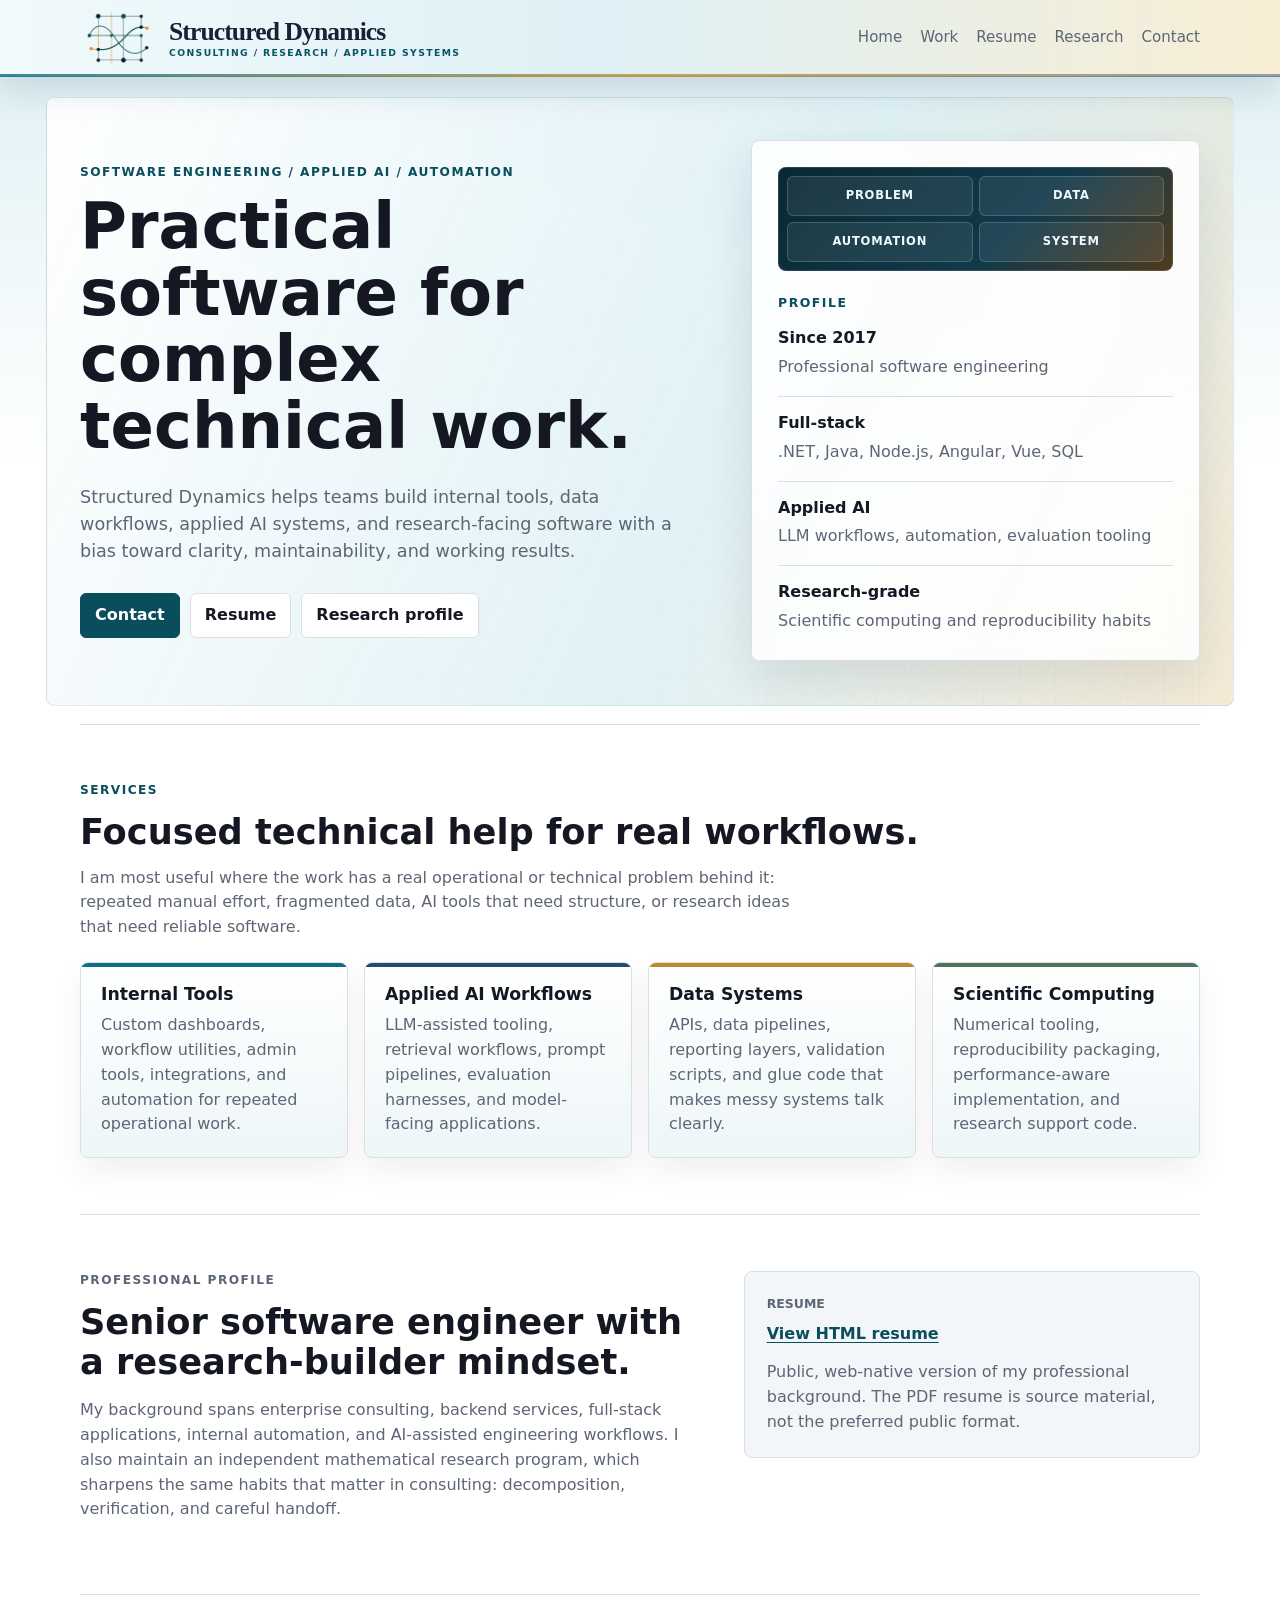
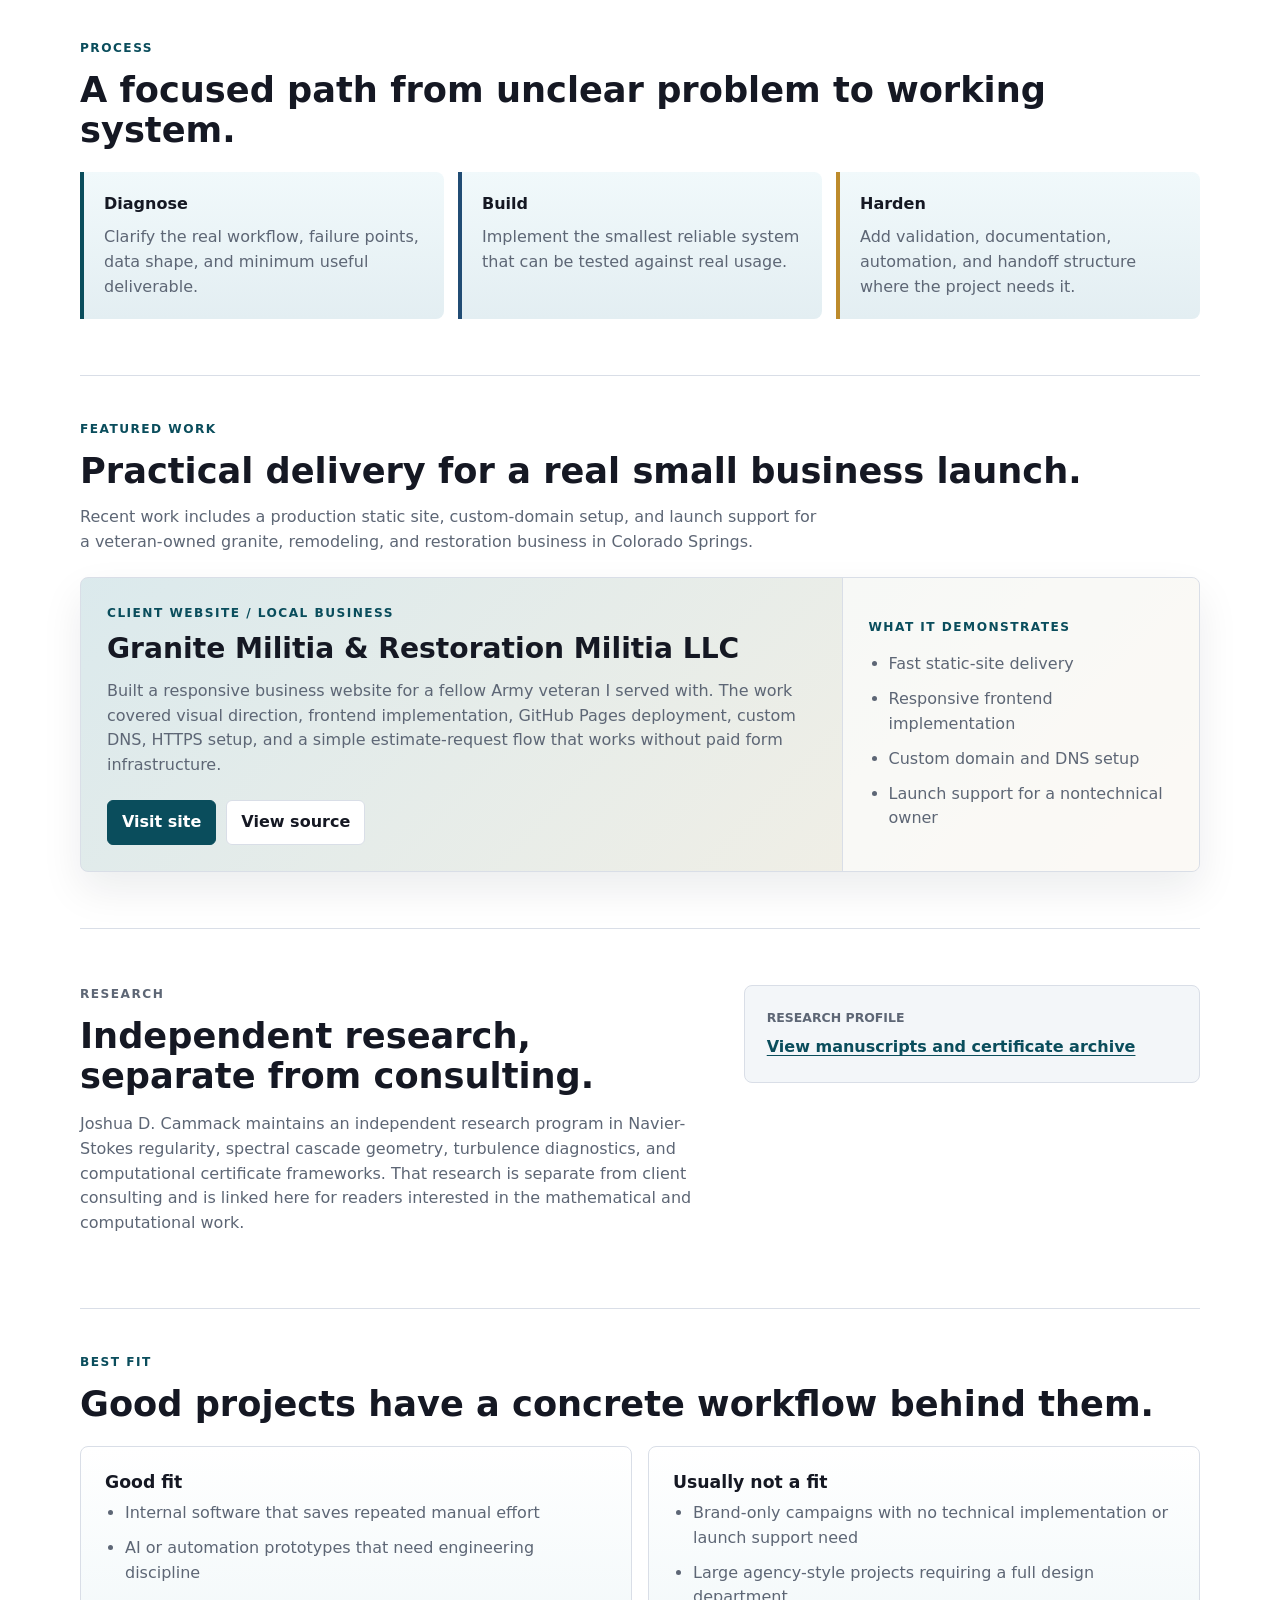
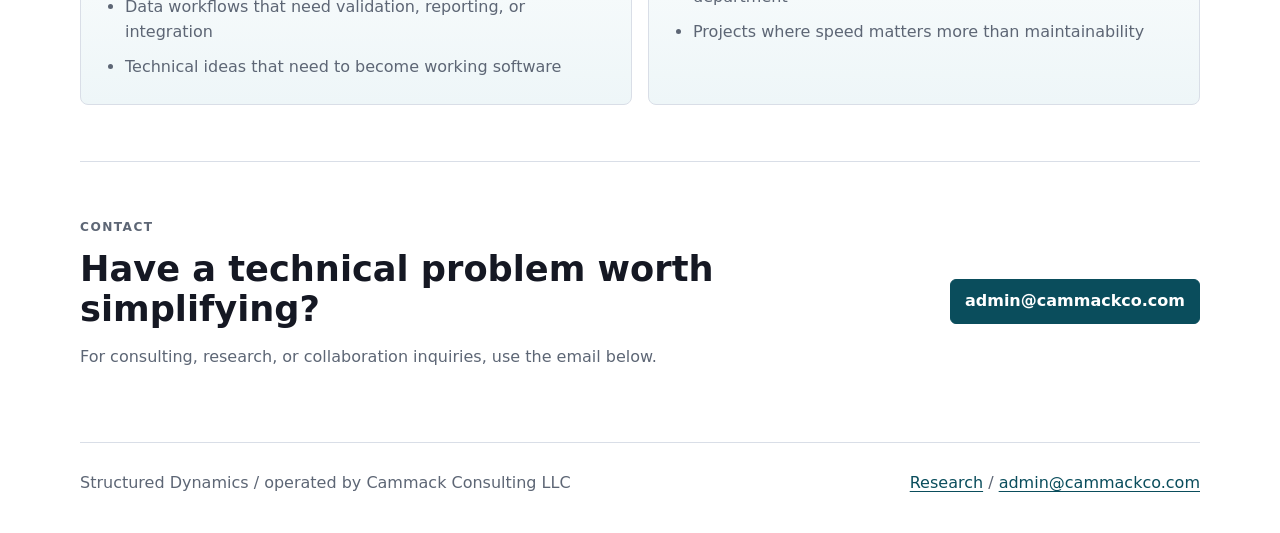
<file: index.html>
<!doctype html>
<html lang="en">
<head>
  <meta charset="utf-8">
  <meta name="viewport" content="width=device-width, initial-scale=1">
  <title>Structured Dynamics - Consulting, Research, and Applied Systems</title>
  <meta name="description" content="Structured Dynamics provides software engineering, automation, applied AI, data tooling, scientific computing, and research-to-implementation support. Operated by Cammack Consulting LLC.">
  <meta name="author" content="Joshua D. Cammack">
  <meta name="robots" content="index,follow">
  <link rel="stylesheet" href="styles.css?v=20260720r">
  <link rel="icon" type="image/png" href="/assets/favicon.png">
  <link rel="canonical" href="https://cammackco.com/">
  <meta property="og:title" content="Structured Dynamics">
  <meta property="og:description" content="Software engineering, automation, applied AI, data tooling, scientific computing, and research-to-implementation support.">
  <meta property="og:type" content="website">
  <meta property="og:url" content="https://cammackco.com/">
  <meta property="og:image" content="https://cammackco.com/assets/controlled-vortex-hero.webp">
  <meta name="twitter:card" content="summary_large_image">
  <meta name="twitter:title" content="Structured Dynamics">
  <meta name="twitter:description" content="Software engineering, automation, applied AI, data tooling, scientific computing, and research-to-implementation support.">
  <meta name="twitter:image" content="https://cammackco.com/assets/controlled-vortex-hero.webp">
  <script type="application/ld+json">
  {
    "@context": "https://schema.org",
    "@type": "ProfessionalService",
    "name": "Structured Dynamics",
    "legalName": "Cammack Consulting LLC",
    "founder": {
      "@type": "Person",
      "name": "Joshua D. Cammack",
      "sameAs": "https://orcid.org/0009-0006-0482-4893"
    },
    "url": "https://cammackco.com/",
    "email": "mailto:admin@cammackco.com",
    "areaServed": "United States",
    "knowsAbout": [
      "software engineering",
      "applied AI",
      "automation",
      "data systems",
      "scientific computing",
      "machine learning"
    ]
  }
  </script>
</head>
<body class="business-page">
  <header class="site-header">
    <nav class="nav" aria-label="Primary">
      <a class="brand" href="/" aria-label="Structured Dynamics home">
        <img class="brand-mark" src="/assets/structured-dynamics-mark-transparent.png" alt="">
        <span class="brand-copy">
          <span class="brand-text">Structured Dynamics</span>
          <span class="brand-subtitle">Consulting / Research / Applied Systems</span>
        </span>
      </a>
      <div class="nav-links">
        <a href="/">Home</a>
        <a href="/#work">Work</a>
        <a href="/resume/">Resume</a>
        <a href="/research/">Research</a>
        <a href="/#contact">Contact</a>
      </div>
    </nav>
  </header>

  <main id="top">
    <section class="hero business-hero">
      <div class="hero-text">
        <p class="eyebrow">Software engineering / applied AI / automation</p>
        <h1 class="business-headline">
          <span>Practical software</span>
          <span>for complex</span>
          <span>technical work.</span>
        </h1>
        <p class="lead">
          Structured Dynamics helps teams build internal tools, data
          workflows, applied AI systems, and research-facing software with a
          bias toward clarity, maintainability, and working results.
        </p>
        <div class="cta-row" aria-label="Primary actions">
          <a class="button primary" href="mailto:admin@cammackco.com">Contact</a>
          <a class="button" href="resume/">Resume</a>
          <a class="button" href="research/">Research profile</a>
        </div>
      </div>
      <div class="business-panel" aria-label="Business summary">
        <div class="system-flow" aria-label="Typical consulting workflow">
          <span>Problem</span>
          <span>Data</span>
          <span>Automation</span>
          <span>System</span>
        </div>
        <p class="panel-kicker">Profile</p>
        <dl class="business-stats">
          <div>
            <dt>Since 2017</dt>
            <dd>Professional software engineering</dd>
          </div>
          <div>
            <dt>Full-stack</dt>
            <dd>.NET, Java, Node.js, Angular, Vue, SQL</dd>
          </div>
          <div>
            <dt>Applied AI</dt>
            <dd>LLM workflows, automation, evaluation tooling</dd>
          </div>
          <div>
            <dt>Research-grade</dt>
            <dd>Scientific computing and reproducibility habits</dd>
          </div>
        </dl>
      </div>
    </section>

    <section id="services" class="section">
      <div class="section-heading">
        <p class="eyebrow">Services</p>
        <h2>Focused technical help for real workflows.</h2>
        <p>
          I am most useful where the work has a real operational or technical
          problem behind it: repeated manual effort, fragmented data, AI tools
          that need structure, or research ideas that need reliable software.
        </p>
      </div>
      <div class="service-grid expanded-services">
        <article class="service-card">
          <h3>Internal Tools</h3>
          <p>Custom dashboards, workflow utilities, admin tools, integrations, and automation for repeated operational work.</p>
        </article>
        <article class="service-card">
          <h3>Applied AI Workflows</h3>
          <p>LLM-assisted tooling, retrieval workflows, prompt pipelines, evaluation harnesses, and model-facing applications.</p>
        </article>
        <article class="service-card">
          <h3>Data Systems</h3>
          <p>APIs, data pipelines, reporting layers, validation scripts, and glue code that makes messy systems talk clearly.</p>
        </article>
        <article class="service-card">
          <h3>Scientific Computing</h3>
          <p>Numerical tooling, reproducibility packaging, performance-aware implementation, and research support code.</p>
        </article>
      </div>
    </section>

    <section class="section split profile-summary">
      <div>
        <p class="eyebrow">Professional profile</p>
        <h2>Senior software engineer with a research-builder mindset.</h2>
        <p>
          My background spans enterprise consulting, backend services,
          full-stack applications, internal automation, and AI-assisted
          engineering workflows. I also maintain an independent mathematical
          research program, which sharpens the same habits that matter in
          consulting: decomposition, verification, and careful handoff.
        </p>
      </div>
      <div class="link-card">
        <span>Resume</span>
        <a href="resume/">View HTML resume</a>
        <p>Public, web-native version of my professional background. The PDF resume is source material, not the preferred public format.</p>
      </div>
    </section>

    <section class="section process-section">
      <div class="section-heading">
        <p class="eyebrow">Process</p>
        <h2>A focused path from unclear problem to working system.</h2>
      </div>
      <div class="process-list">
        <article>
          <span>Diagnose</span>
          <p>Clarify the real workflow, failure points, data shape, and minimum useful deliverable.</p>
        </article>
        <article>
          <span>Build</span>
          <p>Implement the smallest reliable system that can be tested against real usage.</p>
        </article>
        <article>
          <span>Harden</span>
          <p>Add validation, documentation, automation, and handoff structure where the project needs it.</p>
        </article>
      </div>
    </section>

    <section id="work" class="section portfolio-section">
      <div class="section-heading">
        <p class="eyebrow">Featured work</p>
        <h2>Practical delivery for a real small business launch.</h2>
        <p>
          Recent work includes a production static site, custom-domain setup,
          and launch support for a veteran-owned granite, remodeling, and
          restoration business in Colorado Springs.
        </p>
      </div>
      <article class="featured-project">
        <div class="featured-project-main">
          <p class="project-kicker">Client website / local business</p>
          <h3>Granite Militia &amp; Restoration Militia LLC</h3>
          <p>
            Built a responsive business website for a fellow Army veteran I
            served with. The work covered visual direction, frontend
            implementation, GitHub Pages deployment, custom DNS, HTTPS setup,
            and a simple estimate-request flow that works without paid form
            infrastructure.
          </p>
          <div class="project-actions" aria-label="Restoration Militia project links">
            <a class="button primary" href="https://adminrmilitia21.com/" target="_blank" rel="noopener">Visit site</a>
            <a class="button" href="https://github.com/cammackj/restoration-militia-site" target="_blank" rel="noopener">View source</a>
          </div>
        </div>
        <aside class="project-proof" aria-label="Project delivery details">
          <span>What it demonstrates</span>
          <ul>
            <li>Fast static-site delivery</li>
            <li>Responsive frontend implementation</li>
            <li>Custom domain and DNS setup</li>
            <li>Launch support for a nontechnical owner</li>
          </ul>
        </aside>
      </article>
    </section>

    <section class="section split">
      <div>
        <p class="eyebrow">Research</p>
        <h2>Independent research, separate from consulting.</h2>
        <p>
          Joshua D. Cammack maintains an independent research program in
          Navier-Stokes regularity, spectral cascade geometry, turbulence
          diagnostics, and computational certificate frameworks. That research
          is separate from client consulting and is linked here for readers
          interested in the mathematical and computational work.
        </p>
      </div>
      <div class="link-card">
        <span>Research profile</span>
        <a href="research/">View manuscripts and certificate archive</a>
      </div>
    </section>

    <section class="section fit-section">
      <div class="section-heading">
        <p class="eyebrow">Best fit</p>
        <h2>Good projects have a concrete workflow behind them.</h2>
      </div>
      <div class="fit-grid">
        <div>
          <h3>Good fit</h3>
          <ul>
            <li>Internal software that saves repeated manual effort</li>
            <li>AI or automation prototypes that need engineering discipline</li>
            <li>Data workflows that need validation, reporting, or integration</li>
            <li>Technical ideas that need to become working software</li>
          </ul>
        </div>
        <div>
          <h3>Usually not a fit</h3>
          <ul>
            <li>Brand-only campaigns with no technical implementation or launch support need</li>
            <li>Large agency-style projects requiring a full design department</li>
            <li>Projects where speed matters more than maintainability</li>
          </ul>
        </div>
      </div>
    </section>

    <section id="contact" class="section contact-section">
      <div>
        <p class="eyebrow">Contact</p>
        <h2>Have a technical problem worth simplifying?</h2>
        <p>
          For consulting, research, or collaboration inquiries, use the email
          below.
        </p>
      </div>
      <a class="button primary" href="mailto:admin@cammackco.com">admin@cammackco.com</a>
    </section>
  </main>

  <footer class="site-footer">
    <p>Structured Dynamics / operated by Cammack Consulting LLC</p>
    <p><a href="research/">Research</a> / <a href="mailto:admin@cammackco.com">admin@cammackco.com</a></p>
  </footer>
</body>
</html>
</file>
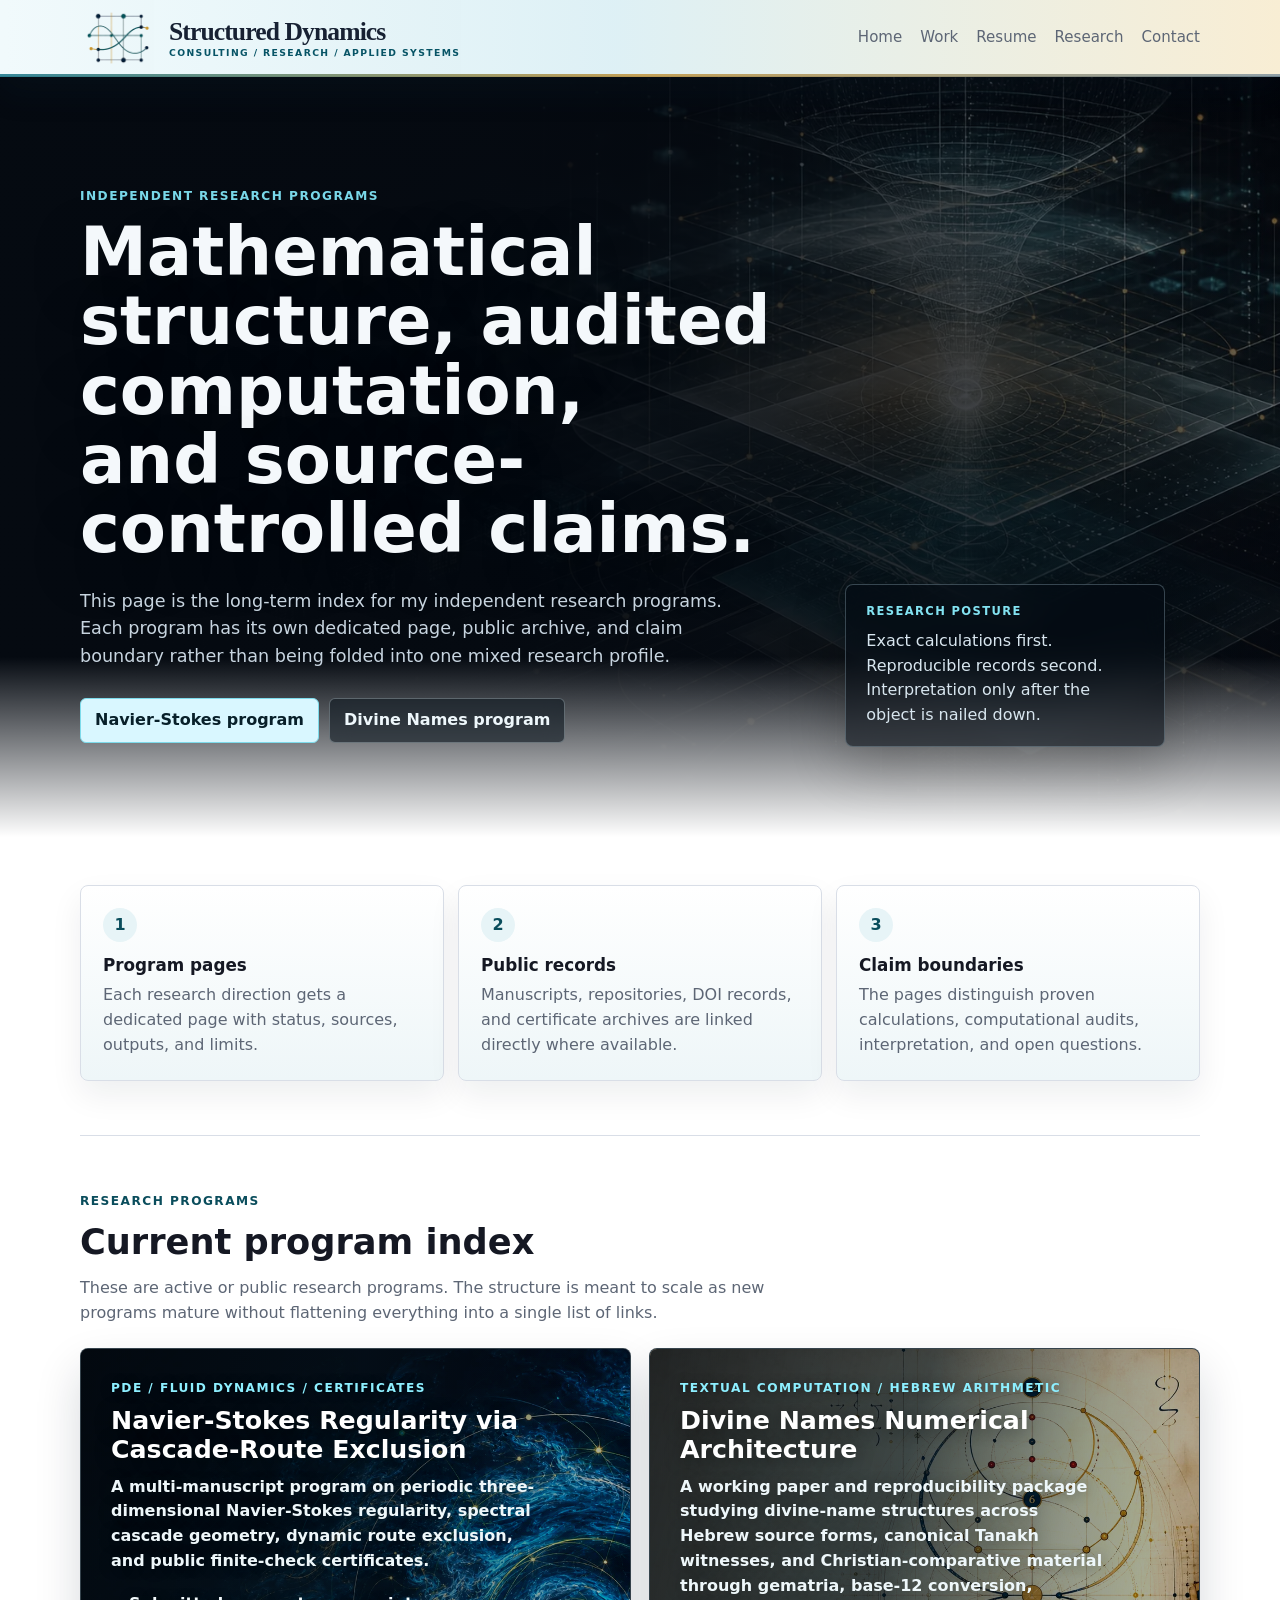
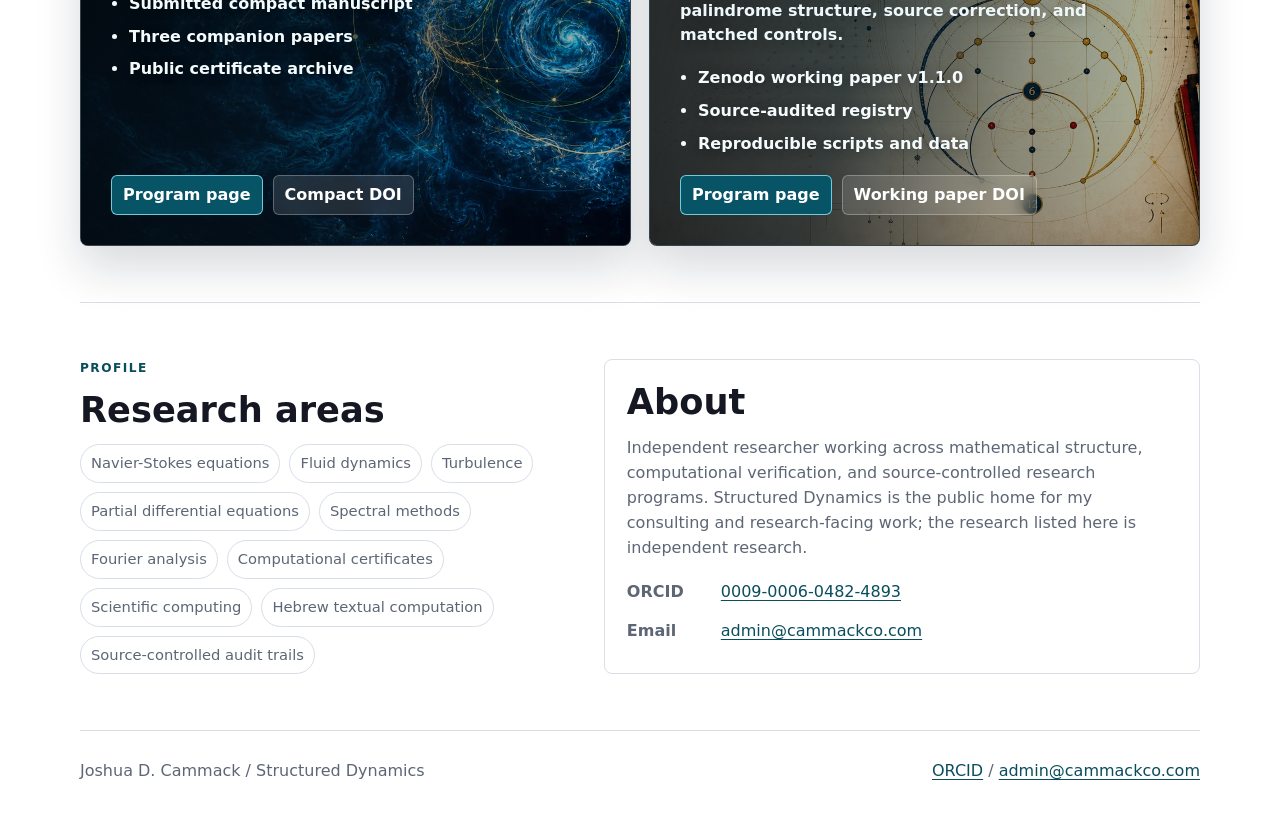
<file: research/index.html>
<!doctype html>
<html lang="en">
<head>
  <meta charset="utf-8">
  <meta name="viewport" content="width=device-width, initial-scale=1">
  <title>Structured Dynamics Research - Joshua D. Cammack</title>
  <meta name="description" content="Independent research programs by Joshua D. Cammack, including Navier-Stokes regularity, spectral cascade geometry, and source-audited numerical textual architecture.">
  <meta name="author" content="Joshua D. Cammack">
  <meta name="robots" content="index,follow">
  <link rel="stylesheet" href="../styles.css?v=20260720r">
  <link rel="icon" type="image/png" href="/assets/favicon.png">
  <link rel="canonical" href="https://cammackco.com/research/">
  <meta property="og:title" content="Structured Dynamics Research - Joshua D. Cammack">
  <meta property="og:description" content="Independent research programs in Navier-Stokes regularity, spectral cascade geometry, computational certificates, and numerical textual architecture.">
  <meta property="og:type" content="website">
  <meta property="og:url" content="https://cammackco.com/research/">
  <meta property="og:image" content="https://cammackco.com/assets/research-architecture-hero.webp">
  <meta name="twitter:card" content="summary_large_image">
  <meta name="twitter:title" content="Structured Dynamics Research - Joshua D. Cammack">
  <meta name="twitter:description" content="Independent research programs by Joshua D. Cammack.">
  <meta name="twitter:image" content="https://cammackco.com/assets/research-architecture-hero.webp">
  <script type="application/ld+json">
  {
    "@context": "https://schema.org",
    "@type": "Person",
    "name": "Joshua D. Cammack",
    "alternateName": "Joshua Cammack",
    "email": "mailto:admin@cammackco.com",
    "url": "https://cammackco.com/research/",
    "identifier": "https://orcid.org/0009-0006-0482-4893",
    "sameAs": [
      "https://orcid.org/0009-0006-0482-4893",
      "https://github.com/cammackj/ns-enstrophy-certificates",
      "https://osf.io/8zad6/",
      "https://osf.io/wtuhj/",
      "https://osf.io/k5hgn/",
      "https://osf.io/m3gkf/",
      "https://doi.org/10.5281/zenodo.21459465"
    ],
    "knowsAbout": [
      "Navier-Stokes equations",
      "fluid dynamics",
      "partial differential equations",
      "spectral methods",
      "turbulence",
      "computational mathematics",
      "Hebrew gematria",
      "textual source audit"
    ]
  }
  </script>
</head>
<body class="research-page research-hub-page">
  <header class="site-header">
    <nav class="nav" aria-label="Primary">
      <a class="brand" href="/" aria-label="Structured Dynamics home">
        <img class="brand-mark" src="/assets/structured-dynamics-mark-transparent.png" alt="">
        <span class="brand-copy">
          <span class="brand-text">Structured Dynamics</span>
          <span class="brand-subtitle">Consulting / Research / Applied Systems</span>
        </span>
      </a>
      <div class="nav-links">
        <a href="/">Home</a>
        <a href="/#work">Work</a>
        <a href="/resume/">Resume</a>
        <a href="/research/" aria-current="page">Research</a>
        <a href="/#contact">Contact</a>
      </div>
    </nav>
  </header>

  <main id="top">
    <section class="hero research-hero research-hub-hero">
      <div class="hero-text research-hero-text">
        <p class="eyebrow">Independent research programs</p>
        <h1>Mathematical structure, audited computation, and source-controlled claims.</h1>
        <p class="lead">
          This page is the long-term index for my independent research programs.
          Each program has its own dedicated page, public archive, and claim
          boundary rather than being folded into one mixed research profile.
        </p>
        <div class="cta-row" aria-label="Research program links">
          <a class="button primary" href="/research/navier-stokes/">Navier-Stokes program</a>
          <a class="button" href="/research/divine-names-numerical-architecture/">Divine Names program</a>
        </div>
      </div>
      <div class="research-hero-callout" aria-label="Research posture">
        <span>Research posture</span>
        <p>Exact calculations first. Reproducible records second. Interpretation only after the object is nailed down.</p>
      </div>
    </section>

    <section class="at-a-glance research-hub-glance" aria-label="Research program principles">
      <article>
        <span>1</span>
        <h2>Program pages</h2>
        <p>Each research direction gets a dedicated page with status, sources, outputs, and limits.</p>
      </article>
      <article>
        <span>2</span>
        <h2>Public records</h2>
        <p>Manuscripts, repositories, DOI records, and certificate archives are linked directly where available.</p>
      </article>
      <article>
        <span>3</span>
        <h2>Claim boundaries</h2>
        <p>The pages distinguish proven calculations, computational audits, interpretation, and open questions.</p>
      </article>
    </section>

    <section id="programs" class="section program-index-section">
      <div class="section-heading">
        <p class="eyebrow">Research programs</p>
        <h2>Current program index</h2>
        <p>
          These are active or public research programs. The structure is meant
          to scale as new programs mature without flattening everything into a
          single list of links.
        </p>
      </div>

      <div class="program-grid">
        <article class="program-card program-card-primary program-card-ns">
          <div>
            <p class="project-kicker">PDE / fluid dynamics / certificates</p>
            <h3>Navier-Stokes Regularity via Cascade-Route Exclusion</h3>
            <p>
              A multi-manuscript program on periodic three-dimensional
              Navier-Stokes regularity, spectral cascade geometry, dynamic
              route exclusion, and public finite-check certificates.
            </p>
          </div>
          <ul class="program-facts" aria-label="Navier-Stokes program facts">
            <li>Submitted compact manuscript</li>
            <li>Three companion papers</li>
            <li>Public certificate archive</li>
          </ul>
          <div class="paper-actions">
            <a href="/research/navier-stokes/">Program page</a>
            <a href="https://doi.org/10.17605/OSF.IO/M3GKF">Compact DOI</a>
          </div>
        </article>

        <article class="program-card program-card-divine">
          <div>
            <p class="project-kicker">Textual computation / Hebrew arithmetic</p>
            <h3>Divine Names Numerical Architecture</h3>
            <p>
              A working paper and reproducibility package studying divine-name
              structures across Hebrew source forms, canonical Tanakh witnesses,
              and Christian-comparative material through gematria, base-12
              conversion, palindrome structure, source correction, and matched
              controls.
            </p>
          </div>
          <ul class="program-facts" aria-label="Divine Names numerical architecture program facts">
            <li>Zenodo working paper v1.1.0</li>
            <li>Source-audited registry</li>
            <li>Reproducible scripts and data</li>
          </ul>
          <div class="paper-actions">
            <a href="/research/divine-names-numerical-architecture/">Program page</a>
            <a href="https://doi.org/10.5281/zenodo.21459465">Working paper DOI</a>
          </div>
        </article>
      </div>
    </section>

    <section id="profile" class="section profile-grid">
      <div>
        <p class="eyebrow">Profile</p>
        <h2>Research areas</h2>
        <ul class="tag-list">
          <li>Navier-Stokes equations</li>
          <li>Fluid dynamics</li>
          <li>Turbulence</li>
          <li>Partial differential equations</li>
          <li>Spectral methods</li>
          <li>Fourier analysis</li>
          <li>Computational certificates</li>
          <li>Scientific computing</li>
          <li>Hebrew textual computation</li>
          <li>Source-controlled audit trails</li>
        </ul>
      </div>
      <div class="bio-card">
        <h2>About</h2>
        <p>
          Independent researcher working across mathematical structure,
          computational verification, and source-controlled research programs.
          Structured Dynamics is the public home for my consulting and
          research-facing work; the research listed here is independent
          research.
        </p>
        <dl>
          <div>
            <dt>ORCID</dt>
            <dd><a href="https://orcid.org/0009-0006-0482-4893">0009-0006-0482-4893</a></dd>
          </div>
          <div>
            <dt>Email</dt>
            <dd><a href="mailto:admin@cammackco.com">admin@cammackco.com</a></dd>
          </div>
        </dl>
      </div>
    </section>
  </main>

  <footer class="site-footer">
    <p>Joshua D. Cammack / Structured Dynamics</p>
    <p><a href="https://orcid.org/0009-0006-0482-4893">ORCID</a> / <a href="mailto:admin@cammackco.com">admin@cammackco.com</a></p>
  </footer>
</body>
</html>
</file>
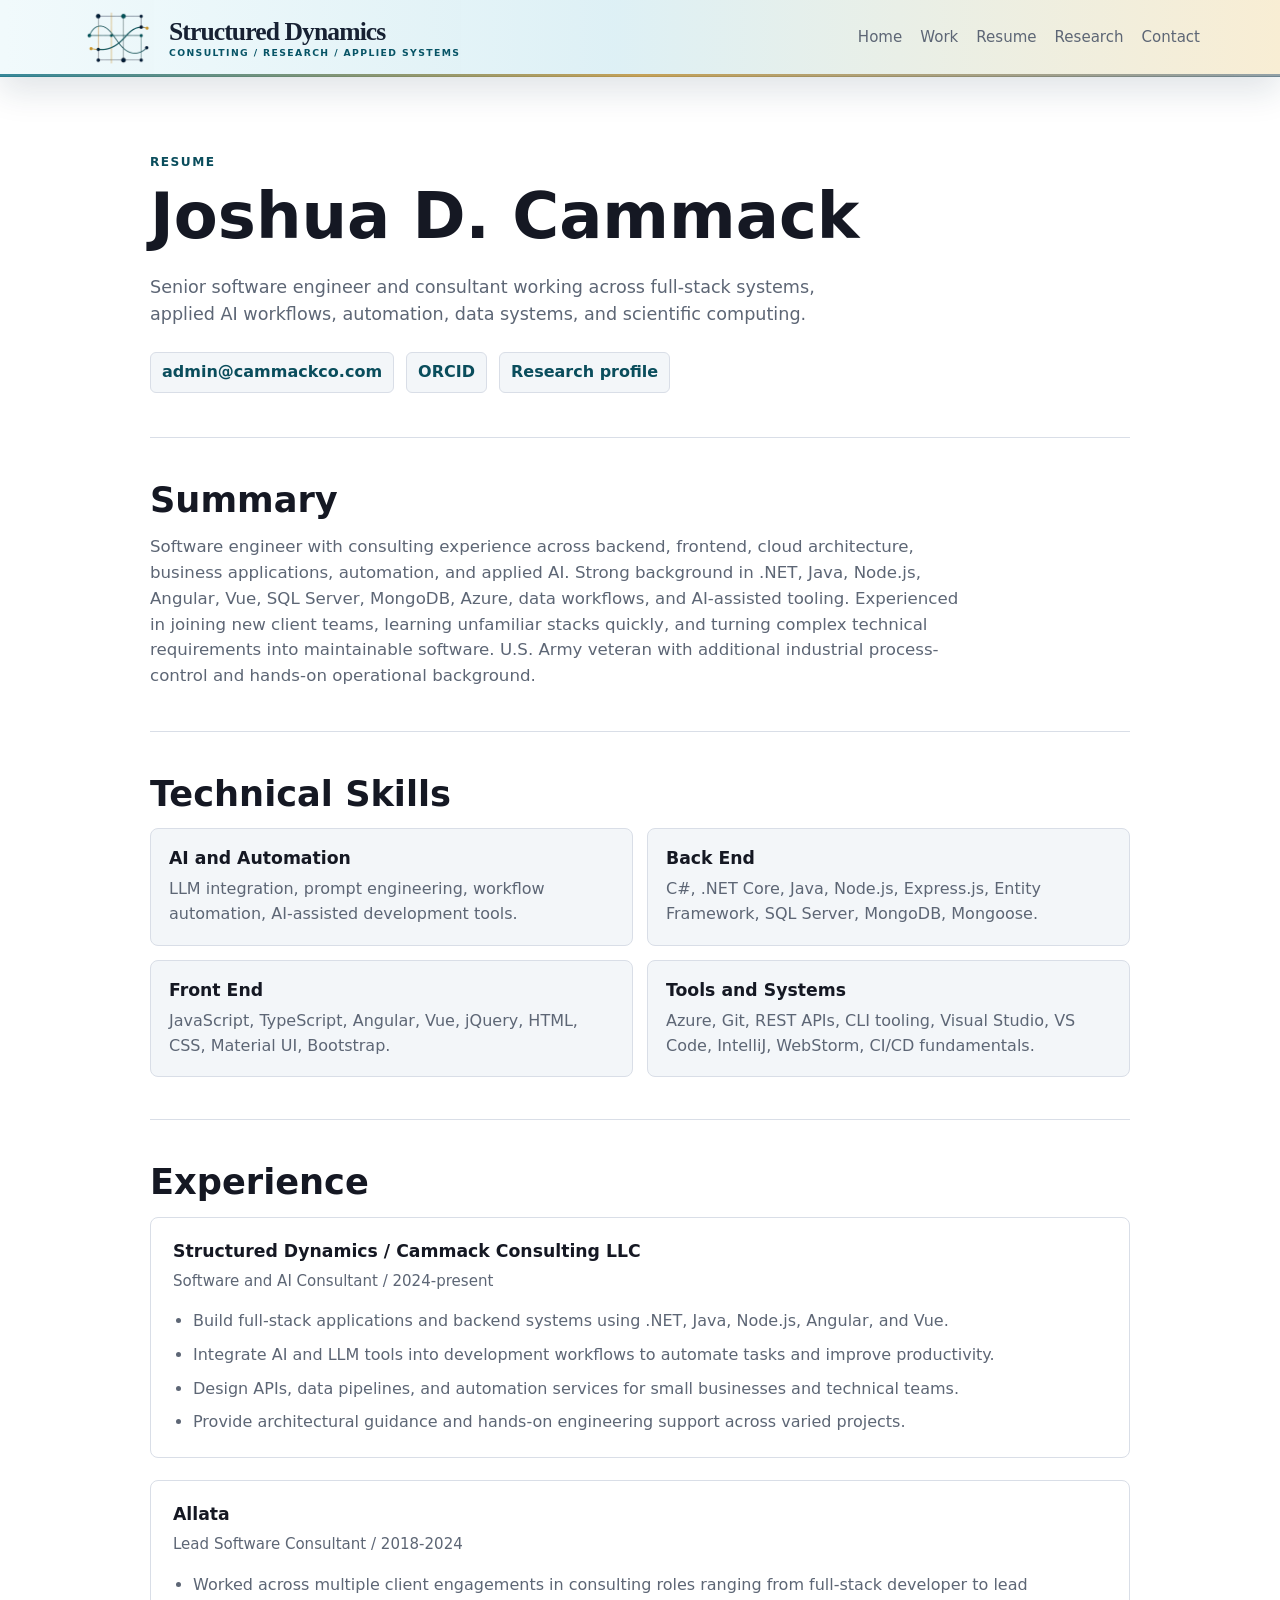
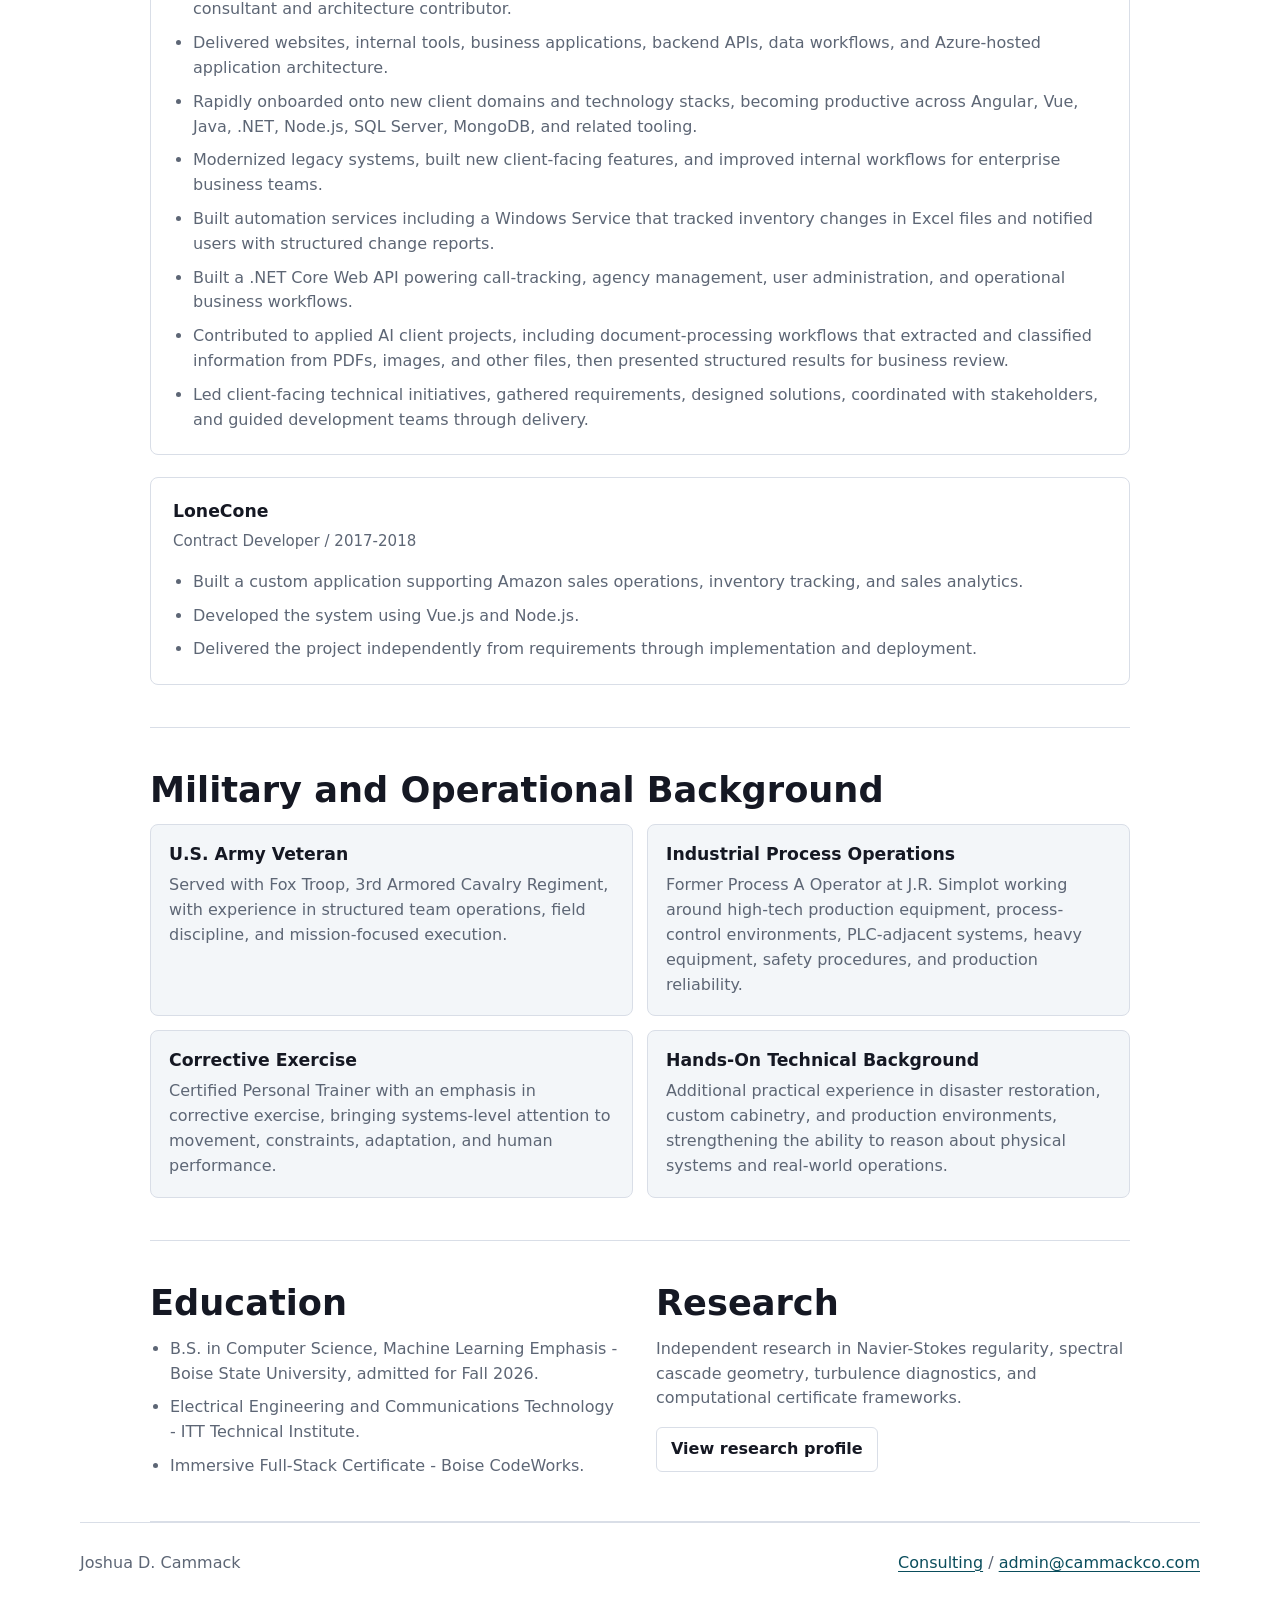
<file: resume/index.html>
<!doctype html>
<html lang="en">
<head>
  <meta charset="utf-8">
  <meta name="viewport" content="width=device-width, initial-scale=1">
  <title>Joshua D. Cammack - Resume</title>
  <meta name="description" content="HTML resume for Joshua D. Cammack: senior software engineer, software consultant, applied AI, automation, data systems, and scientific computing.">
  <meta name="author" content="Joshua D. Cammack">
  <meta name="robots" content="index,follow">
  <link rel="stylesheet" href="../styles.css?v=20260720r">
  <link rel="icon" type="image/png" href="/assets/favicon.png">
  <link rel="canonical" href="https://cammackco.com/resume/">
  <meta property="og:title" content="Joshua D. Cammack - Resume">
  <meta property="og:description" content="Senior software engineer and consultant working across full-stack systems, applied AI, automation, data systems, and scientific computing.">
  <meta property="og:type" content="profile">
  <meta property="og:url" content="https://cammackco.com/resume/">
  <meta property="og:image" content="https://cammackco.com/assets/controlled-vortex-hero.webp">
  <meta name="twitter:card" content="summary_large_image">
  <meta name="twitter:title" content="Joshua D. Cammack - Resume">
  <meta name="twitter:description" content="Senior software engineer and consultant working across full-stack systems, applied AI, automation, data systems, and scientific computing.">
  <meta name="twitter:image" content="https://cammackco.com/assets/controlled-vortex-hero.webp">
  <script type="application/ld+json">
  {
    "@context": "https://schema.org",
    "@type": "Person",
    "name": "Joshua D. Cammack",
    "alternateName": "Joshua Cammack",
    "email": "mailto:admin@cammackco.com",
    "url": "https://cammackco.com/resume/",
    "sameAs": [
      "https://orcid.org/0009-0006-0482-4893",
      "https://cammackco.com/research/"
    ],
    "jobTitle": "Software Engineer and Independent Researcher",
    "knowsAbout": [
      "software engineering",
      "applied AI",
      "automation",
      "data systems",
      "scientific computing",
      "machine learning"
    ]
  }
  </script>
</head>
<body class="resume-page">
  <header class="site-header">
    <nav class="nav" aria-label="Primary">
      <a class="brand" href="/" aria-label="Structured Dynamics home">
        <img class="brand-mark" src="/assets/structured-dynamics-mark-transparent.png" alt="">
        <span class="brand-copy">
          <span class="brand-text">Structured Dynamics</span>
          <span class="brand-subtitle">Consulting / Research / Applied Systems</span>
        </span>
      </a>
      <div class="nav-links">
        <a href="/">Home</a>
        <a href="/#work">Work</a>
        <a href="/resume/" aria-current="page">Resume</a>
        <a href="/research/">Research</a>
        <a href="/#contact">Contact</a>
      </div>
    </nav>
  </header>

  <main id="top" class="resume-main">
    <section class="resume-hero">
      <p class="eyebrow">Resume</p>
      <h1>Joshua D. Cammack</h1>
      <p class="lead">
        Senior software engineer and consultant working across full-stack
        systems, applied AI workflows, automation, data systems, and scientific
        computing.
      </p>
      <div class="resume-contact">
        <a href="mailto:admin@cammackco.com">admin@cammackco.com</a>
        <a href="https://orcid.org/0009-0006-0482-4893">ORCID</a>
        <a href="../research/">Research profile</a>
      </div>
    </section>

    <section class="resume-section">
      <h2>Summary</h2>
      <p>
        Software engineer with consulting experience across backend, frontend,
        cloud architecture, business applications, automation, and applied AI.
        Strong background in .NET, Java, Node.js, Angular, Vue, SQL Server,
        MongoDB, Azure, data workflows, and AI-assisted tooling. Experienced
        in joining new client teams, learning unfamiliar stacks quickly, and
        turning complex technical requirements into maintainable software.
        U.S. Army veteran with additional industrial process-control and
        hands-on operational background.
      </p>
    </section>

    <section class="resume-section">
      <h2>Technical Skills</h2>
      <div class="skill-grid">
        <article>
          <h3>AI and Automation</h3>
          <p>LLM integration, prompt engineering, workflow automation, AI-assisted development tools.</p>
        </article>
        <article>
          <h3>Back End</h3>
          <p>C#, .NET Core, Java, Node.js, Express.js, Entity Framework, SQL Server, MongoDB, Mongoose.</p>
        </article>
        <article>
          <h3>Front End</h3>
          <p>JavaScript, TypeScript, Angular, Vue, jQuery, HTML, CSS, Material UI, Bootstrap.</p>
        </article>
        <article>
          <h3>Tools and Systems</h3>
          <p>Azure, Git, REST APIs, CLI tooling, Visual Studio, VS Code, IntelliJ, WebStorm, CI/CD fundamentals.</p>
        </article>
      </div>
    </section>

    <section class="resume-section">
      <h2>Experience</h2>
      <div class="timeline">
        <article>
          <div>
            <h3>Structured Dynamics / Cammack Consulting LLC</h3>
            <span>Software and AI Consultant / 2024-present</span>
          </div>
          <ul>
            <li>Build full-stack applications and backend systems using .NET, Java, Node.js, Angular, and Vue.</li>
            <li>Integrate AI and LLM tools into development workflows to automate tasks and improve productivity.</li>
            <li>Design APIs, data pipelines, and automation services for small businesses and technical teams.</li>
            <li>Provide architectural guidance and hands-on engineering support across varied projects.</li>
          </ul>
        </article>

        <article>
          <div>
            <h3>Allata</h3>
            <span>Lead Software Consultant / 2018-2024</span>
          </div>
          <ul>
            <li>Worked across multiple client engagements in consulting roles ranging from full-stack developer to lead consultant and architecture contributor.</li>
            <li>Delivered websites, internal tools, business applications, backend APIs, data workflows, and Azure-hosted application architecture.</li>
            <li>Rapidly onboarded onto new client domains and technology stacks, becoming productive across Angular, Vue, Java, .NET, Node.js, SQL Server, MongoDB, and related tooling.</li>
            <li>Modernized legacy systems, built new client-facing features, and improved internal workflows for enterprise business teams.</li>
            <li>Built automation services including a Windows Service that tracked inventory changes in Excel files and notified users with structured change reports.</li>
            <li>Built a .NET Core Web API powering call-tracking, agency management, user administration, and operational business workflows.</li>
            <li>Contributed to applied AI client projects, including document-processing workflows that extracted and classified information from PDFs, images, and other files, then presented structured results for business review.</li>
            <li>Led client-facing technical initiatives, gathered requirements, designed solutions, coordinated with stakeholders, and guided development teams through delivery.</li>
          </ul>
        </article>

        <article>
          <div>
            <h3>LoneCone</h3>
            <span>Contract Developer / 2017-2018</span>
          </div>
          <ul>
            <li>Built a custom application supporting Amazon sales operations, inventory tracking, and sales analytics.</li>
            <li>Developed the system using Vue.js and Node.js.</li>
            <li>Delivered the project independently from requirements through implementation and deployment.</li>
          </ul>
        </article>
      </div>
    </section>

    <section class="resume-section">
      <h2>Military and Operational Background</h2>
      <div class="skill-grid">
        <article>
          <h3>U.S. Army Veteran</h3>
          <p>Served with Fox Troop, 3rd Armored Cavalry Regiment, with experience in structured team operations, field discipline, and mission-focused execution.</p>
        </article>
        <article>
          <h3>Industrial Process Operations</h3>
          <p>Former Process A Operator at J.R. Simplot working around high-tech production equipment, process-control environments, PLC-adjacent systems, heavy equipment, safety procedures, and production reliability.</p>
        </article>
        <article>
          <h3>Corrective Exercise</h3>
          <p>Certified Personal Trainer with an emphasis in corrective exercise, bringing systems-level attention to movement, constraints, adaptation, and human performance.</p>
        </article>
        <article>
          <h3>Hands-On Technical Background</h3>
          <p>Additional practical experience in disaster restoration, custom cabinetry, and production environments, strengthening the ability to reason about physical systems and real-world operations.</p>
        </article>
      </div>
    </section>

    <section class="resume-section resume-two-column">
      <div>
        <h2>Education</h2>
        <ul class="plain-list">
          <li>B.S. in Computer Science, Machine Learning Emphasis - Boise State University, admitted for Fall 2026.</li>
          <li>Electrical Engineering and Communications Technology - ITT Technical Institute.</li>
          <li>Immersive Full-Stack Certificate - Boise CodeWorks.</li>
        </ul>
      </div>
      <div>
        <h2>Research</h2>
        <p>
          Independent research in Navier-Stokes regularity, spectral cascade
          geometry, turbulence diagnostics, and computational certificate
          frameworks.
        </p>
        <a class="button" href="../research/">View research profile</a>
      </div>
    </section>
  </main>

  <footer class="site-footer">
    <p>Joshua D. Cammack</p>
    <p><a href="../">Consulting</a> / <a href="mailto:admin@cammackco.com">admin@cammackco.com</a></p>
  </footer>
</body>
</html>
</file>
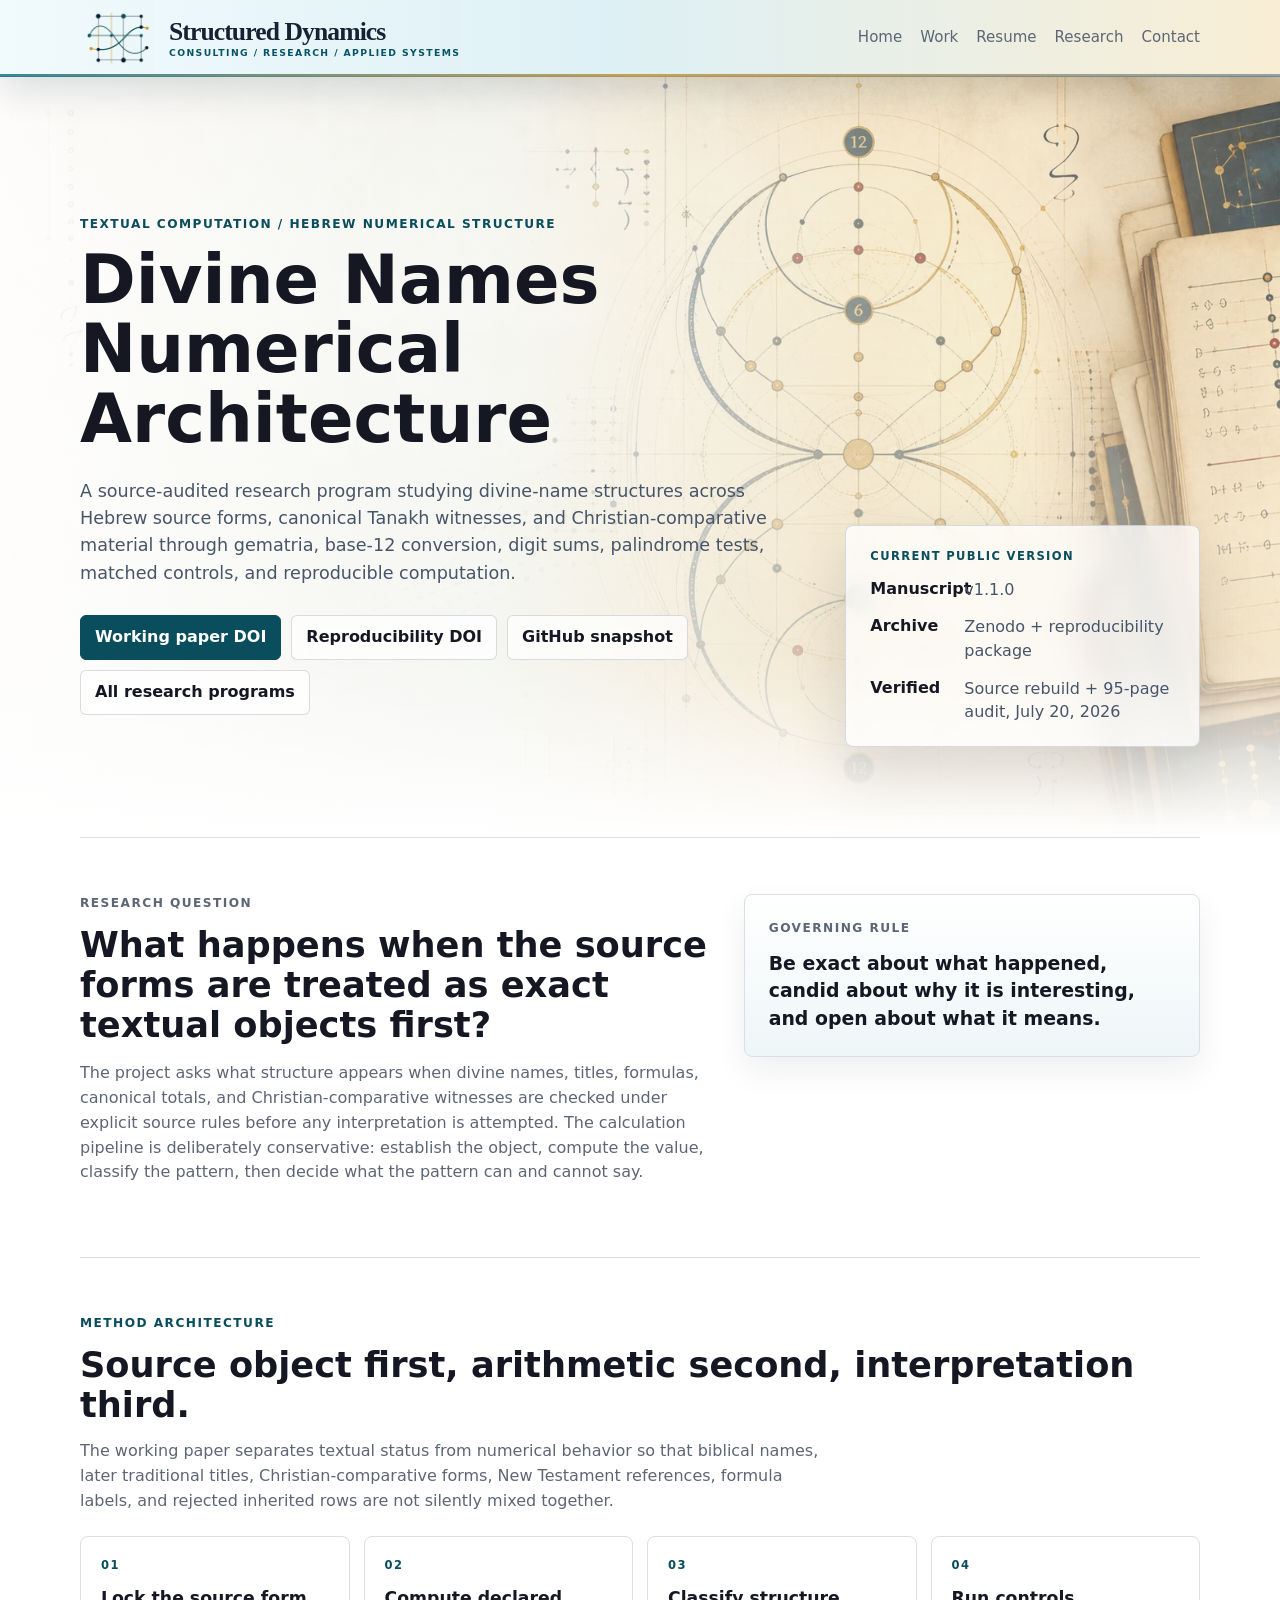
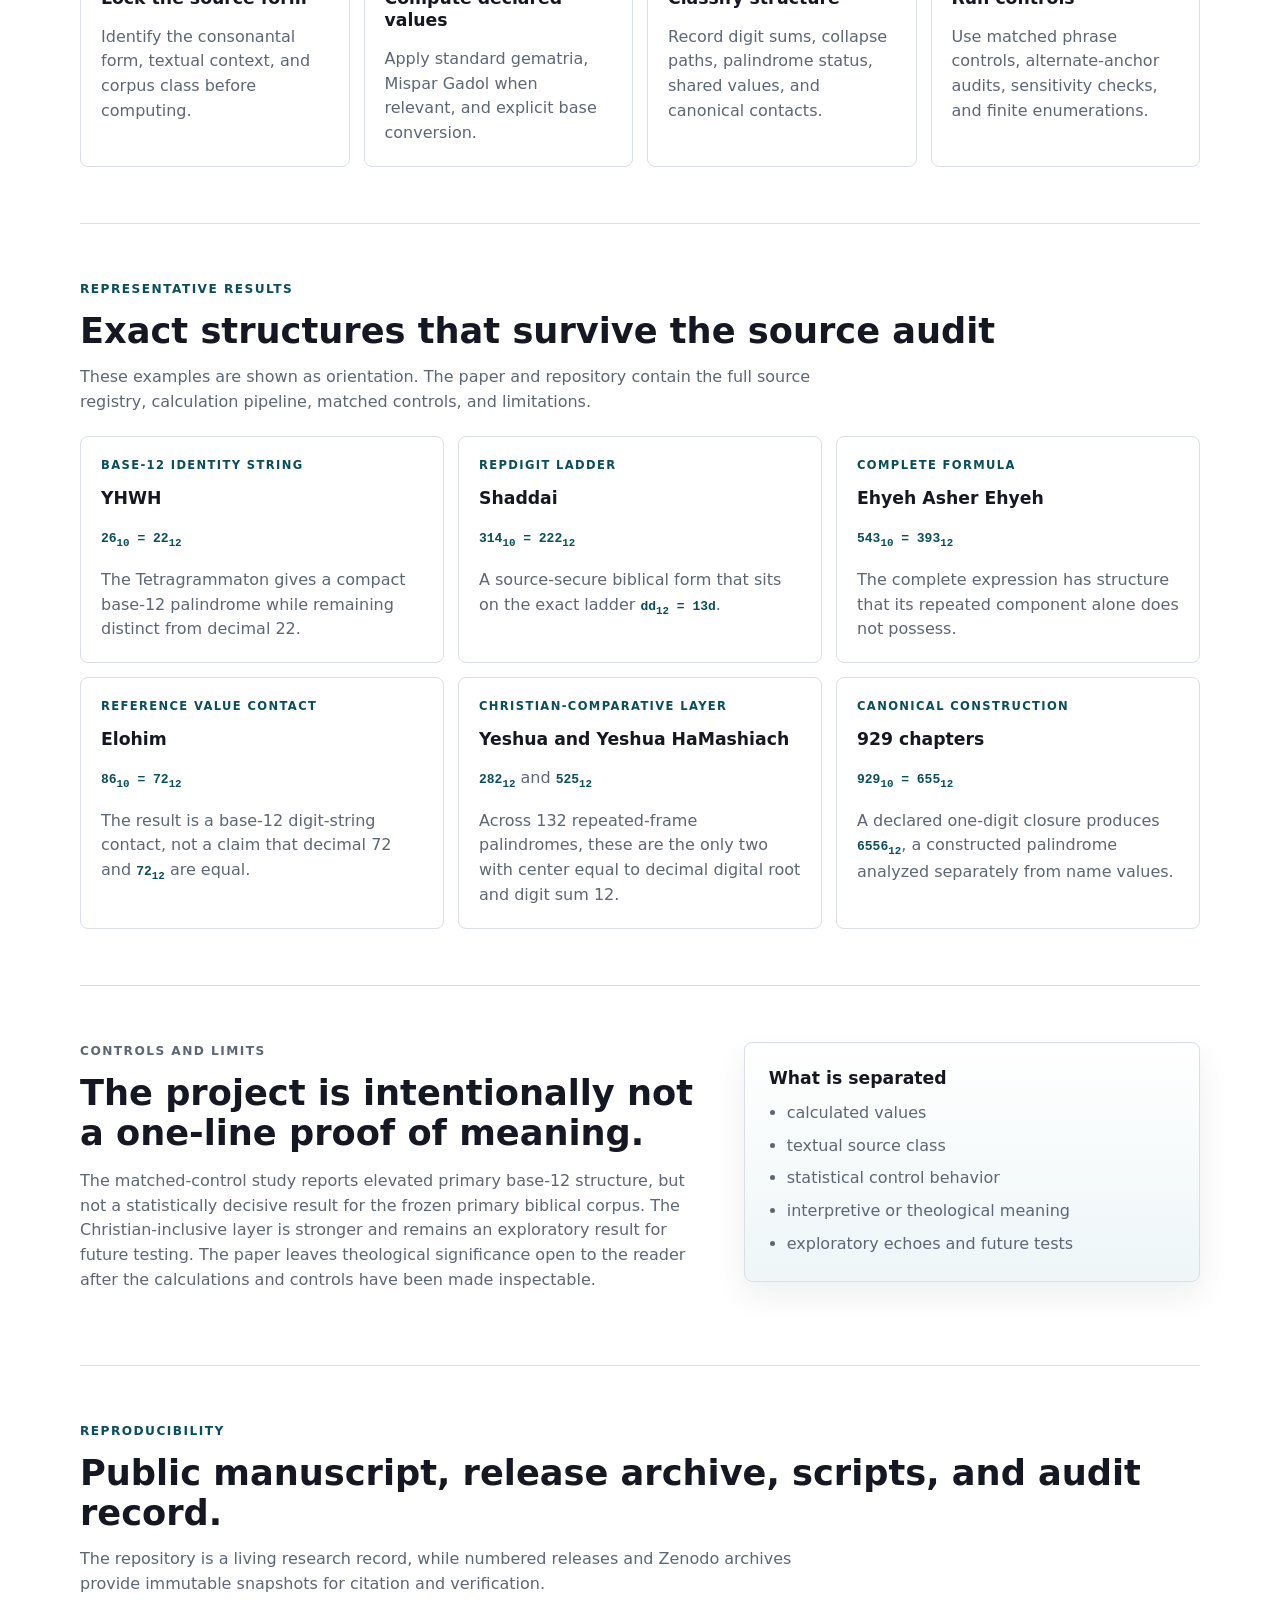
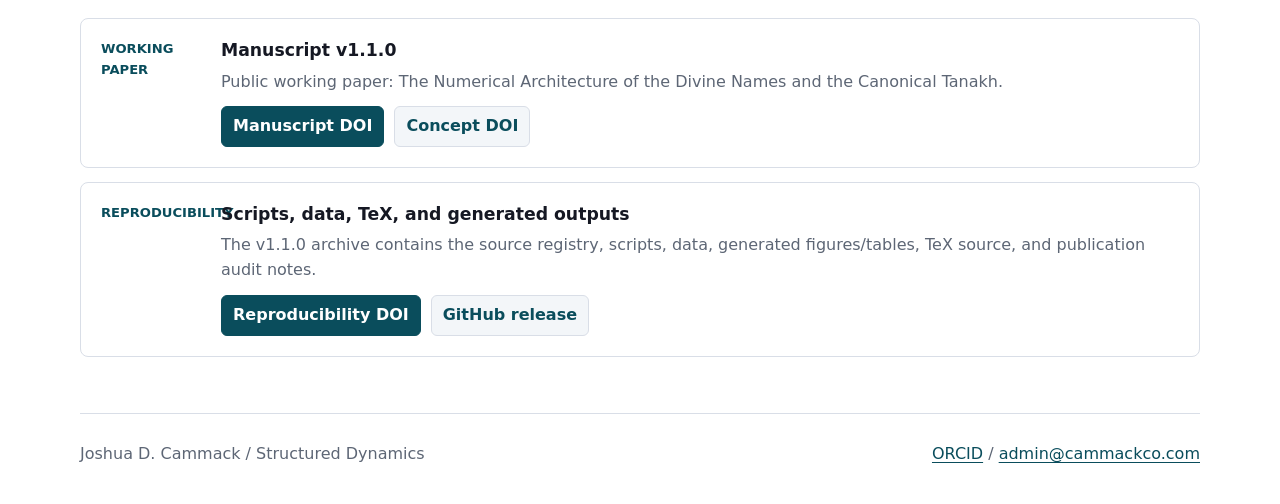
<file: research/divine-names-numerical-architecture/index.html>
<!doctype html>
<html lang="en">
<head>
  <meta charset="utf-8">
  <meta name="viewport" content="width=device-width, initial-scale=1">
  <title>Divine Names Numerical Architecture - Structured Dynamics</title>
  <meta name="description" content="Dedicated research page for a source-audited Divine Names numerical architecture program covering Hebrew source forms, canonical Tanakh witnesses, Christian-comparative material, base-12 structure, palindromes, and matched controls.">
  <meta name="author" content="Joshua D. Cammack">
  <meta name="robots" content="index,follow">
  <link rel="stylesheet" href="../../styles.css?v=20260720r">
  <link rel="icon" type="image/png" href="/assets/favicon.png">
  <link rel="canonical" href="https://cammackco.com/research/divine-names-numerical-architecture/">
  <meta property="og:title" content="Divine Names Numerical Architecture">
  <meta property="og:description" content="Source-audited numerical-textual research across Hebrew source forms, canonical Tanakh witnesses, Christian-comparative material, base-12 structure, palindromes, and matched controls.">
  <meta property="og:type" content="article">
  <meta property="og:url" content="https://cammackco.com/research/divine-names-numerical-architecture/">
  <meta property="og:image" content="https://cammackco.com/assets/divine-names-architecture-hero.webp">
  <meta name="twitter:card" content="summary_large_image">
  <meta name="twitter:title" content="Divine Names Numerical Architecture">
  <meta name="twitter:description" content="A source-audited research program on divine-name structures, base-12 notation, digit sums, palindromes, and matched controls.">
  <meta name="twitter:image" content="https://cammackco.com/assets/divine-names-architecture-hero.webp">
  <script type="application/ld+json">
  {
    "@context": "https://schema.org",
    "@type": "ScholarlyArticle",
    "headline": "The Numerical Architecture of the Divine Names and the Canonical Tanakh",
    "author": {
      "@type": "Person",
      "name": "Joshua D. Cammack",
      "identifier": "https://orcid.org/0009-0006-0482-4893"
    },
    "datePublished": "2026-07-20",
    "identifier": "https://doi.org/10.5281/zenodo.21459465",
    "url": "https://cammackco.com/research/divine-names-numerical-architecture/",
    "sameAs": [
      "https://doi.org/10.5281/zenodo.21459465",
      "https://doi.org/10.5281/zenodo.21450852",
      "https://github.com/cammackj/numerical-architecture-divine-names/releases/tag/v1.1.0"
    ],
    "about": [
      "Hebrew gematria",
      "base-12 notation",
      "canonical Tanakh",
      "Christian-comparative textual forms",
      "source audit",
      "matched controls",
      "reproducible computation"
    ]
  }
  </script>
</head>
<body class="research-page project-page divine-names-page">
  <header class="site-header">
    <nav class="nav" aria-label="Primary">
      <a class="brand" href="/" aria-label="Structured Dynamics home">
        <img class="brand-mark" src="/assets/structured-dynamics-mark-transparent.png" alt="">
        <span class="brand-copy">
          <span class="brand-text">Structured Dynamics</span>
          <span class="brand-subtitle">Consulting / Research / Applied Systems</span>
        </span>
      </a>
      <div class="nav-links">
        <a href="/">Home</a>
        <a href="/#work">Work</a>
        <a href="/resume/">Resume</a>
        <a href="/research/" aria-current="page">Research</a>
        <a href="/#contact">Contact</a>
      </div>
    </nav>
  </header>

  <main id="top">
    <section class="hero research-hero divine-names-hero">
      <div class="hero-text research-hero-text">
        <p class="eyebrow">Textual computation / Hebrew numerical structure</p>
        <h1>Divine Names Numerical Architecture</h1>
        <p class="lead">
          A source-audited research program studying divine-name structures
          across Hebrew source forms, canonical Tanakh witnesses, and
          Christian-comparative material through gematria, base-12 conversion,
          digit sums, palindrome tests, matched controls, and reproducible
          computation.
        </p>
        <div class="cta-row" aria-label="Divine Names numerical architecture links">
          <a class="button primary" href="https://doi.org/10.5281/zenodo.21459465">Working paper DOI</a>
          <a class="button" href="https://doi.org/10.5281/zenodo.21450852">Reproducibility DOI</a>
          <a class="button" href="https://github.com/cammackj/numerical-architecture-divine-names/releases/tag/v1.1.0">GitHub snapshot</a>
          <a class="button" href="/research/">All research programs</a>
        </div>
      </div>
      <aside class="research-hero-callout project-version-callout" aria-label="Current public version">
        <span>Current public version</span>
        <dl>
          <div>
            <dt>Manuscript</dt>
            <dd>v1.1.0</dd>
          </div>
          <div>
            <dt>Archive</dt>
            <dd>Zenodo + reproducibility package</dd>
          </div>
          <div>
            <dt>Verified</dt>
            <dd>Source rebuild + 95-page audit, July 20, 2026</dd>
          </div>
        </dl>
      </aside>
    </section>

    <section class="section split">
      <div>
        <p class="eyebrow">Research question</p>
        <h2>What happens when the source forms are treated as exact textual objects first?</h2>
        <p>
          The project asks what structure appears when divine names, titles,
          formulas, canonical totals, and Christian-comparative witnesses are
          checked under explicit source rules before any interpretation is
          attempted. The calculation pipeline is deliberately conservative:
          establish the object, compute the value, classify the pattern, then
          decide what the pattern can and cannot say.
        </p>
      </div>
      <div class="principle-card">
        <p class="eyebrow">Governing rule</p>
        <p>
          Be exact about what happened, candid about why it is interesting, and
          open about what it means.
        </p>
      </div>
    </section>

    <section class="section">
      <div class="section-heading">
        <p class="eyebrow">Method architecture</p>
        <h2>Source object first, arithmetic second, interpretation third.</h2>
        <p>
          The working paper separates textual status from numerical behavior so
          that biblical names, later traditional titles, Christian-comparative
          forms, New Testament references, formula labels, and rejected
          inherited rows are not silently mixed together.
        </p>
      </div>
      <div class="method-grid">
        <article>
          <span>01</span>
          <h3>Lock the source form</h3>
          <p>Identify the consonantal form, textual context, and corpus class before computing.</p>
        </article>
        <article>
          <span>02</span>
          <h3>Compute declared values</h3>
          <p>Apply standard gematria, Mispar Gadol when relevant, and explicit base conversion.</p>
        </article>
        <article>
          <span>03</span>
          <h3>Classify structure</h3>
          <p>Record digit sums, collapse paths, palindrome status, shared values, and canonical contacts.</p>
        </article>
        <article>
          <span>04</span>
          <h3>Run controls</h3>
          <p>Use matched phrase controls, alternate-anchor audits, sensitivity checks, and finite enumerations.</p>
        </article>
      </div>
    </section>

    <section class="section">
      <div class="section-heading">
        <p class="eyebrow">Representative results</p>
        <h2>Exact structures that survive the source audit</h2>
        <p>
          These examples are shown as orientation. The paper and repository
          contain the full source registry, calculation pipeline, matched
          controls, and limitations.
        </p>
      </div>
      <div class="result-grid">
        <article class="result-card">
          <span>Base-12 identity string</span>
          <h3>YHWH</h3>
          <p><code>26<sub>10</sub> = 22<sub>12</sub></code></p>
          <p>The Tetragrammaton gives a compact base-12 palindrome while remaining distinct from decimal 22.</p>
        </article>
        <article class="result-card">
          <span>Repdigit ladder</span>
          <h3>Shaddai</h3>
          <p><code>314<sub>10</sub> = 222<sub>12</sub></code></p>
          <p>A source-secure biblical form that sits on the exact ladder <code>dd<sub>12</sub> = 13d</code>.</p>
        </article>
        <article class="result-card">
          <span>Complete formula</span>
          <h3>Ehyeh Asher Ehyeh</h3>
          <p><code>543<sub>10</sub> = 393<sub>12</sub></code></p>
          <p>The complete expression has structure that its repeated component alone does not possess.</p>
        </article>
        <article class="result-card">
          <span>Reference value contact</span>
          <h3>Elohim</h3>
          <p><code>86<sub>10</sub> = 72<sub>12</sub></code></p>
          <p>The result is a base-12 digit-string contact, not a claim that decimal 72 and <code>72<sub>12</sub></code> are equal.</p>
        </article>
        <article class="result-card">
          <span>Christian-comparative layer</span>
          <h3>Yeshua and Yeshua HaMashiach</h3>
          <p><code>282<sub>12</sub></code> and <code>525<sub>12</sub></code></p>
          <p>Across 132 repeated-frame palindromes, these are the only two with center equal to decimal digital root and digit sum 12.</p>
        </article>
        <article class="result-card">
          <span>Canonical construction</span>
          <h3>929 chapters</h3>
          <p><code>929<sub>10</sub> = 655<sub>12</sub></code></p>
          <p>A declared one-digit closure produces <code>6556<sub>12</sub></code>, a constructed palindrome analyzed separately from name values.</p>
        </article>
      </div>
    </section>

    <section class="section split">
      <div>
        <p class="eyebrow">Controls and limits</p>
        <h2>The project is intentionally not a one-line proof of meaning.</h2>
        <p>
          The matched-control study reports elevated primary base-12 structure,
          but not a statistically decisive result for the frozen primary
          biblical corpus. The Christian-inclusive layer is stronger and remains
          an exploratory result for future testing. The paper leaves theological
          significance open to the reader after the calculations and controls
          have been made inspectable.
        </p>
      </div>
      <div class="control-list">
        <h3>What is separated</h3>
        <ul>
          <li>calculated values</li>
          <li>textual source class</li>
          <li>statistical control behavior</li>
          <li>interpretive or theological meaning</li>
          <li>exploratory echoes and future tests</li>
        </ul>
      </div>
    </section>

    <section class="section">
      <div class="section-heading">
        <p class="eyebrow">Reproducibility</p>
        <h2>Public manuscript, release archive, scripts, and audit record.</h2>
        <p>
          The repository is a living research record, while numbered releases
          and Zenodo archives provide immutable snapshots for citation and
          verification.
        </p>
      </div>
      <div class="paper-list">
        <article class="paper">
          <div class="paper-index">Working paper</div>
          <div>
            <h3>Manuscript v1.1.0</h3>
            <p>
              Public working paper: The Numerical Architecture of the Divine
              Names and the Canonical Tanakh.
            </p>
            <div class="paper-actions">
              <a href="https://doi.org/10.5281/zenodo.21459465">Manuscript DOI</a>
              <a href="https://doi.org/10.5281/zenodo.21459464">Concept DOI</a>
            </div>
          </div>
        </article>

        <article class="paper">
          <div class="paper-index">Reproducibility</div>
          <div>
            <h3>Scripts, data, TeX, and generated outputs</h3>
            <p>
              The v1.1.0 archive contains the source registry, scripts, data,
              generated figures/tables, TeX source, and publication audit notes.
            </p>
            <div class="paper-actions">
              <a href="https://doi.org/10.5281/zenodo.21450852">Reproducibility DOI</a>
              <a href="https://github.com/cammackj/numerical-architecture-divine-names/releases/tag/v1.1.0">GitHub release</a>
            </div>
          </div>
        </article>
      </div>
    </section>
  </main>

  <footer class="site-footer">
    <p>Joshua D. Cammack / Structured Dynamics</p>
    <p><a href="https://orcid.org/0009-0006-0482-4893">ORCID</a> / <a href="mailto:admin@cammackco.com">admin@cammackco.com</a></p>
  </footer>
</body>
</html>
</file>
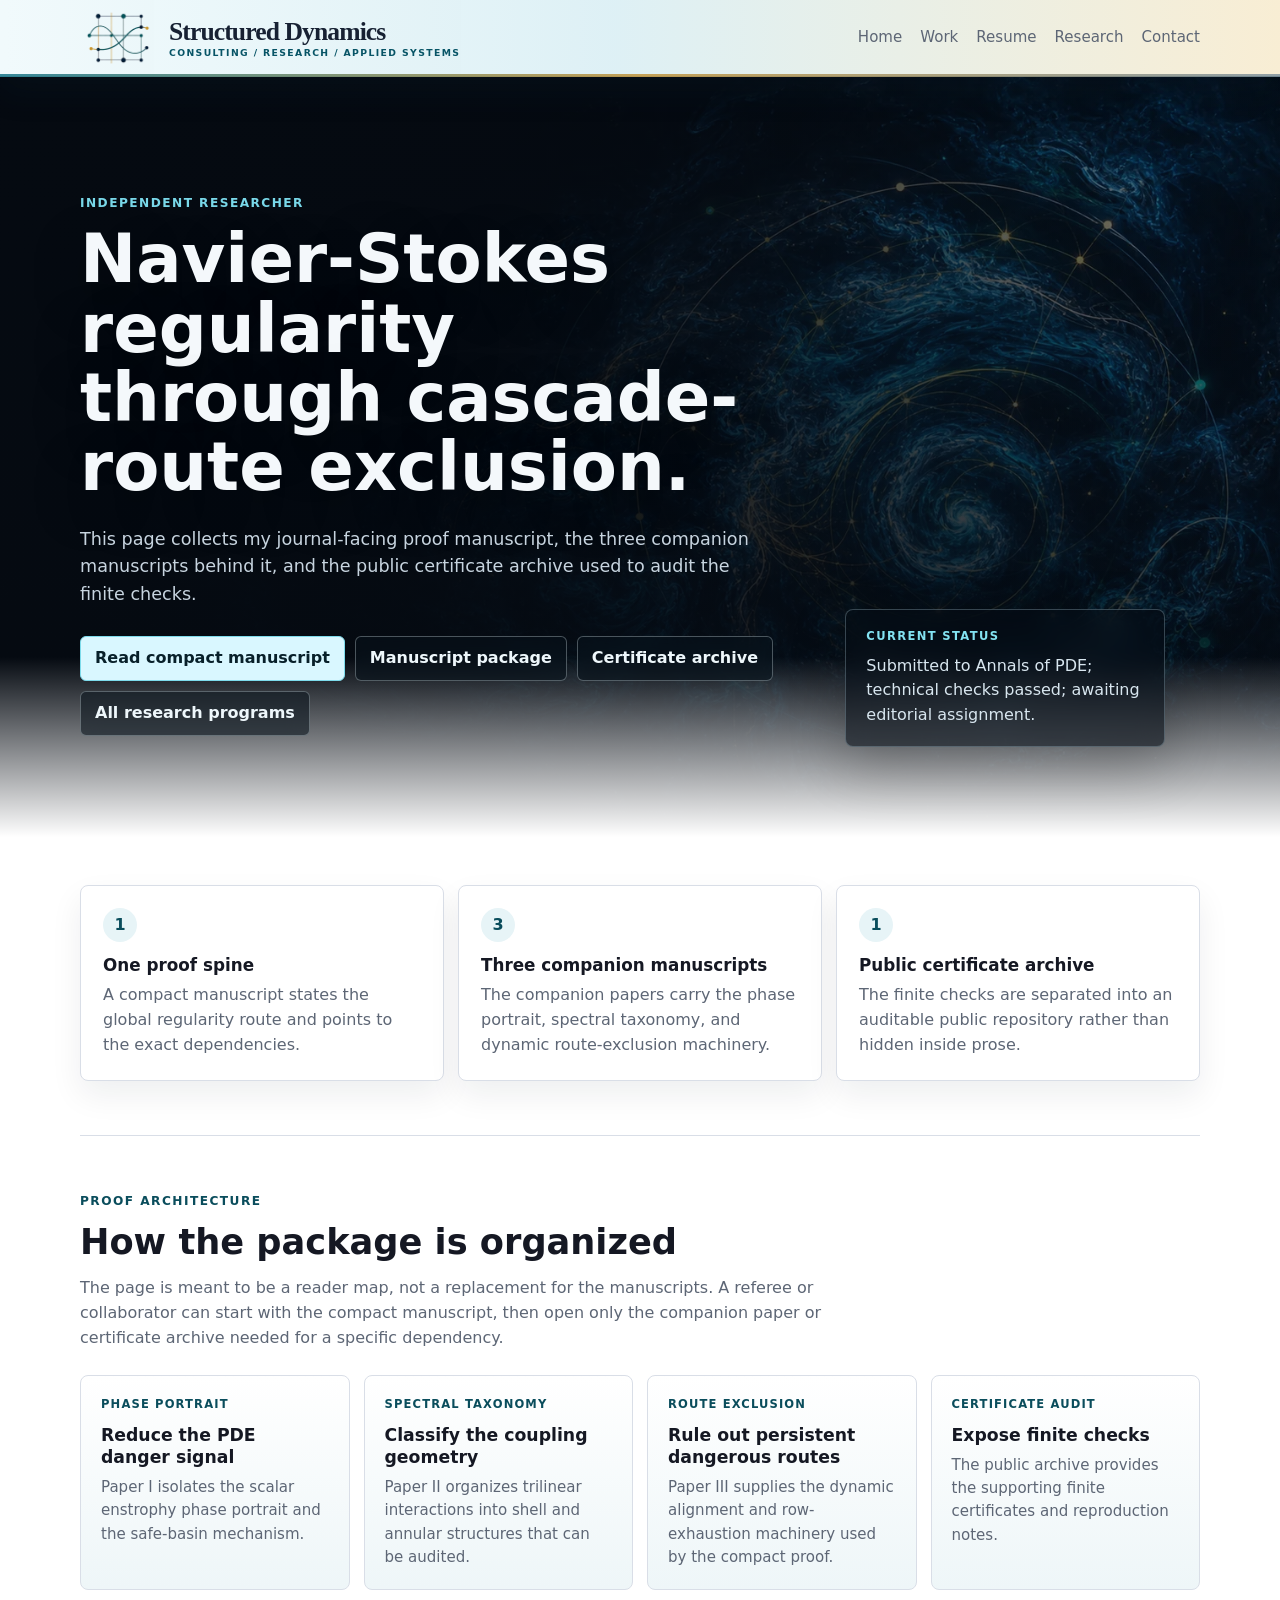
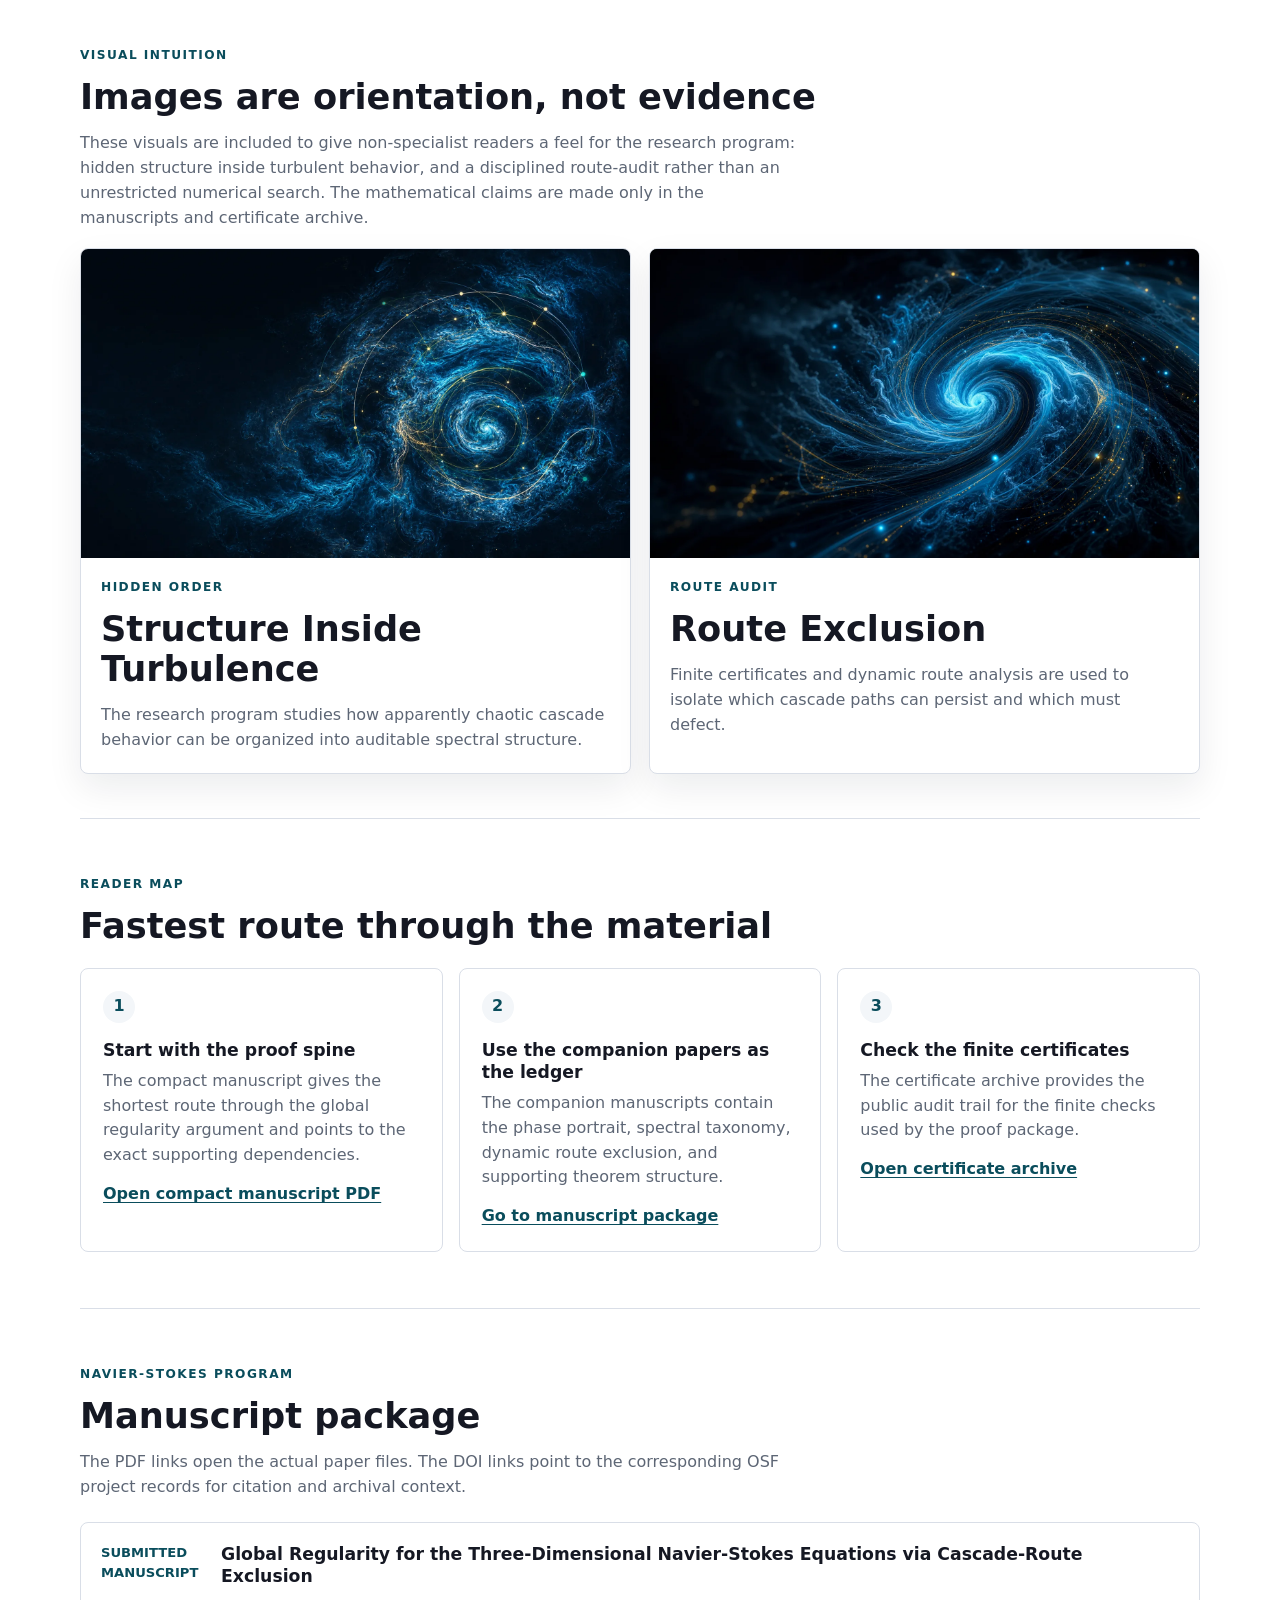
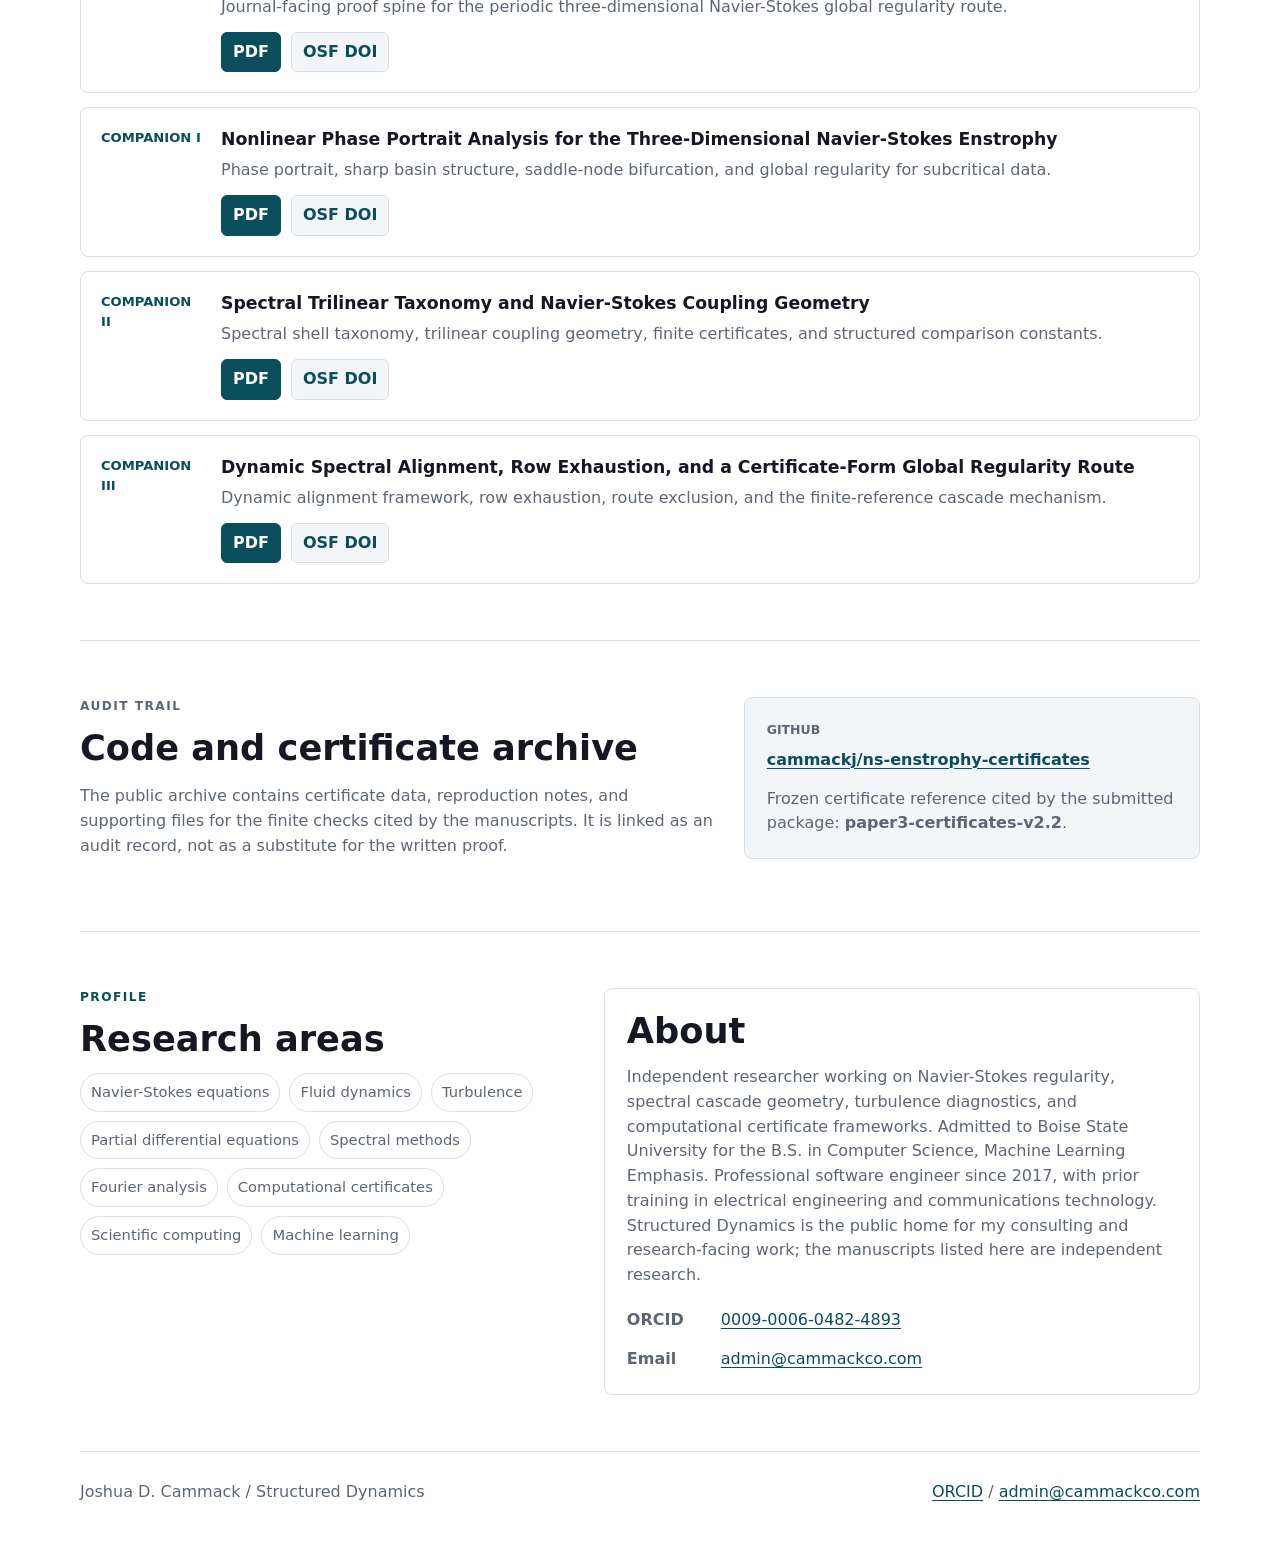
<file: research/navier-stokes/index.html>
<!doctype html>
<html lang="en">
<head>
  <meta charset="utf-8">
  <meta name="viewport" content="width=device-width, initial-scale=1">
  <title>Navier-Stokes Regularity Research - Structured Dynamics</title>
  <meta name="description" content="Navier-Stokes regularity research program by Joshua D. Cammack: cascade-route exclusion, spectral taxonomy, dynamic alignment, companion manuscripts, and public certificate archive.">
  <meta name="author" content="Joshua D. Cammack">
  <meta name="robots" content="index,follow">
  <link rel="stylesheet" href="../../styles.css?v=20260720r">
  <link rel="icon" type="image/png" href="/assets/favicon.png">
  <link rel="canonical" href="https://cammackco.com/research/navier-stokes/">
  <meta property="og:title" content="Navier-Stokes Regularity Research - Structured Dynamics">
  <meta property="og:description" content="Cascade-route exclusion, spectral taxonomy, dynamic alignment, companion manuscripts, and public certificate archive.">
  <meta property="og:type" content="profile">
  <meta property="og:url" content="https://cammackco.com/research/navier-stokes/">
  <meta property="og:image" content="https://cammackco.com/assets/spectral-fluid-field-hero.webp">
  <meta name="twitter:card" content="summary_large_image">
  <meta name="twitter:title" content="Navier-Stokes Regularity Research - Structured Dynamics">
  <meta name="twitter:description" content="Cascade-route exclusion, spectral taxonomy, dynamic alignment, companion manuscripts, and public certificate archive.">
  <meta name="twitter:image" content="https://cammackco.com/assets/spectral-fluid-field-hero.webp">
  <script type="application/ld+json">
  {
    "@context": "https://schema.org",
    "@type": "Person",
    "name": "Joshua D. Cammack",
    "alternateName": "Joshua Cammack",
    "email": "mailto:admin@cammackco.com",
    "url": "https://cammackco.com/research/navier-stokes/",
    "identifier": "https://orcid.org/0009-0006-0482-4893",
    "sameAs": [
      "https://orcid.org/0009-0006-0482-4893",
      "https://github.com/cammackj/ns-enstrophy-certificates",
      "https://osf.io/8zad6/",
      "https://osf.io/wtuhj/",
      "https://osf.io/k5hgn/",
      "https://osf.io/m3gkf/"
    ],
    "knowsAbout": [
      "Navier-Stokes equations",
      "fluid dynamics",
      "partial differential equations",
      "spectral methods",
      "turbulence",
      "computational mathematics",
      "scientific machine learning"
    ]
  }
  </script>
</head>
<body class="research-page">
  <header class="site-header">
    <nav class="nav" aria-label="Primary">
      <a class="brand" href="/" aria-label="Structured Dynamics home">
        <img class="brand-mark" src="/assets/structured-dynamics-mark-transparent.png" alt="">
        <span class="brand-copy">
          <span class="brand-text">Structured Dynamics</span>
          <span class="brand-subtitle">Consulting / Research / Applied Systems</span>
        </span>
      </a>
      <div class="nav-links">
        <a href="/">Home</a>
        <a href="/#work">Work</a>
        <a href="/resume/">Resume</a>
        <a href="/research/" aria-current="page">Research</a>
        <a href="/#contact">Contact</a>
      </div>
    </nav>
  </header>

  <main id="top">
    <section class="hero research-hero">
      <div class="hero-text research-hero-text">
        <p class="eyebrow">Independent researcher</p>
        <h1>Navier-Stokes regularity through cascade-route exclusion.</h1>
        <p class="lead">
          This page collects my journal-facing proof manuscript, the three
          companion manuscripts behind it, and the public certificate archive
          used to audit the finite checks.
        </p>
        <div class="cta-row" aria-label="Research links">
          <a class="button primary" href="https://osf.io/download/wjgud/">Read compact manuscript</a>
          <a class="button" href="#package">Manuscript package</a>
          <a class="button" href="https://github.com/cammackj/ns-enstrophy-certificates">Certificate archive</a>
          <a class="button" href="/research/">All research programs</a>
        </div>
      </div>
      <div class="research-hero-callout" aria-label="Current submission status">
        <span>Current status</span>
        <p>Submitted to Annals of PDE; technical checks passed; awaiting editorial assignment.</p>
      </div>
    </section>

    <section class="at-a-glance" aria-label="Research package at a glance">
      <article>
        <span>1</span>
        <h2>One proof spine</h2>
        <p>A compact manuscript states the global regularity route and points to the exact dependencies.</p>
      </article>
      <article>
        <span>3</span>
        <h2>Three companion manuscripts</h2>
        <p>The companion papers carry the phase portrait, spectral taxonomy, and dynamic route-exclusion machinery.</p>
      </article>
      <article>
        <span>1</span>
        <h2>Public certificate archive</h2>
        <p>The finite checks are separated into an auditable public repository rather than hidden inside prose.</p>
      </article>
    </section>

    <section id="architecture" class="section architecture-section">
      <div class="section-heading">
        <p class="eyebrow">Proof architecture</p>
        <h2>How the package is organized</h2>
      </div>
      <p>
        The page is meant to be a reader map, not a replacement for the
        manuscripts. A referee or collaborator can start with the compact
        manuscript, then open only the companion paper or certificate archive
        needed for a specific dependency.
      </p>
      <div class="architecture-grid">
        <article>
          <span>Phase portrait</span>
          <h3>Reduce the PDE danger signal</h3>
          <p>Paper I isolates the scalar enstrophy phase portrait and the safe-basin mechanism.</p>
        </article>
        <article>
          <span>Spectral taxonomy</span>
          <h3>Classify the coupling geometry</h3>
          <p>Paper II organizes trilinear interactions into shell and annular structures that can be audited.</p>
        </article>
        <article>
          <span>Route exclusion</span>
          <h3>Rule out persistent dangerous routes</h3>
          <p>Paper III supplies the dynamic alignment and row-exhaustion machinery used by the compact proof.</p>
        </article>
        <article>
          <span>Certificate audit</span>
          <h3>Expose finite checks</h3>
          <p>The public archive provides the supporting finite certificates and reproduction notes.</p>
        </article>
      </div>
    </section>

    <section class="visual-intro" aria-labelledby="research-themes-title">
      <p class="eyebrow">Visual intuition</p>
      <h2 id="research-themes-title">Images are orientation, not evidence</h2>
      <p>
        These visuals are included to give non-specialist readers a feel for the
        research program: hidden structure inside turbulent behavior, and a
        disciplined route-audit rather than an unrestricted numerical search.
        The mathematical claims are made only in the manuscripts and certificate
        archive.
      </p>
    </section>

    <section class="visual-section" aria-label="Visual intuition cards">
      <article class="visual-card feature-visual">
        <img src="/assets/structure-inside-turbulence-hero.webp" alt="Turbulent blue fluid field with faint ordered spectral geometry emerging inside it.">
        <div>
          <p class="eyebrow">Hidden order</p>
          <h2>Structure Inside Turbulence</h2>
          <p>
            The research program studies how apparently chaotic cascade behavior
            can be organized into auditable spectral structure.
          </p>
        </div>
      </article>
      <article class="visual-card feature-visual">
        <img src="/assets/controlled-vortex-hero.webp" alt="Controlled turbulent vortex with ordered bands and mathematical tracer lines.">
        <div>
          <p class="eyebrow">Route audit</p>
          <h2>Route Exclusion</h2>
          <p>
            Finite certificates and dynamic route analysis are used to isolate
            which cascade paths can persist and which must defect.
          </p>
        </div>
      </article>
    </section>

    <section id="research-map" class="section research-map">
      <div class="section-heading">
        <p class="eyebrow">Reader map</p>
        <h2>Fastest route through the material</h2>
      </div>
      <div class="map-grid">
        <article class="map-card">
          <span>1</span>
          <h3>Start with the proof spine</h3>
          <p>
            The compact manuscript gives the shortest route through the global
            regularity argument and points to the exact supporting dependencies.
          </p>
          <a href="https://osf.io/download/wjgud/">Open compact manuscript PDF</a>
        </article>
        <article class="map-card">
          <span>2</span>
          <h3>Use the companion papers as the ledger</h3>
          <p>
            The companion manuscripts contain the phase portrait, spectral
            taxonomy, dynamic route exclusion, and supporting theorem structure.
          </p>
          <a href="#package">Go to manuscript package</a>
        </article>
        <article class="map-card">
          <span>3</span>
          <h3>Check the finite certificates</h3>
          <p>
            The certificate archive provides the public audit trail for the
            finite checks used by the proof package.
          </p>
          <a href="https://github.com/cammackj/ns-enstrophy-certificates">Open certificate archive</a>
        </article>
      </div>
    </section>

    <section id="package" class="section">
      <div class="section-heading">
        <p class="eyebrow">Navier-Stokes program</p>
        <h2>Manuscript package</h2>
        <p>
          The PDF links open the actual paper files. The DOI links point to the
          corresponding OSF project records for citation and archival context.
        </p>
      </div>

      <div class="paper-list">
        <article class="paper">
          <div class="paper-index">Submitted manuscript</div>
          <div>
            <h3>Global Regularity for the Three-Dimensional Navier-Stokes Equations via Cascade-Route Exclusion</h3>
            <p>
              Journal-facing proof spine for the periodic three-dimensional
              Navier-Stokes global regularity route.
            </p>
            <div class="paper-actions">
              <a href="https://osf.io/download/wjgud/">PDF</a>
              <a href="https://doi.org/10.17605/OSF.IO/M3GKF">OSF DOI</a>
            </div>
          </div>
        </article>

        <article class="paper">
          <div class="paper-index">Companion I</div>
          <div>
            <h3>Nonlinear Phase Portrait Analysis for the Three-Dimensional Navier-Stokes Enstrophy</h3>
            <p>
              Phase portrait, sharp basin structure, saddle-node bifurcation,
              and global regularity for subcritical data.
            </p>
            <div class="paper-actions">
              <a href="https://osf.io/download/guk72/">PDF</a>
              <a href="https://doi.org/10.17605/OSF.IO/8ZAD6">OSF DOI</a>
            </div>
          </div>
        </article>

        <article class="paper">
          <div class="paper-index">Companion II</div>
          <div>
            <h3>Spectral Trilinear Taxonomy and Navier-Stokes Coupling Geometry</h3>
            <p>
              Spectral shell taxonomy, trilinear coupling geometry, finite
              certificates, and structured comparison constants.
            </p>
            <div class="paper-actions">
              <a href="https://osf.io/download/8s7g9/">PDF</a>
              <a href="https://doi.org/10.17605/OSF.IO/WTUHJ">OSF DOI</a>
            </div>
          </div>
        </article>

        <article class="paper">
          <div class="paper-index">Companion III</div>
          <div>
            <h3>Dynamic Spectral Alignment, Row Exhaustion, and a Certificate-Form Global Regularity Route</h3>
            <p>
              Dynamic alignment framework, row exhaustion, route exclusion, and
              the finite-reference cascade mechanism.
            </p>
            <div class="paper-actions">
              <a href="https://osf.io/download/ybgj5/">PDF</a>
              <a href="https://doi.org/10.17605/OSF.IO/K5HGN">OSF DOI</a>
            </div>
          </div>
        </article>
      </div>
    </section>

    <section id="certificates" class="section split">
      <div>
        <p class="eyebrow">Audit trail</p>
        <h2>Code and certificate archive</h2>
        <p>
          The public archive contains certificate data, reproduction notes, and
          supporting files for the finite checks cited by the manuscripts. It
          is linked as an audit record, not as a substitute for the written
          proof.
        </p>
      </div>
      <div class="link-card">
        <span>GitHub</span>
        <a href="https://github.com/cammackj/ns-enstrophy-certificates">cammackj/ns-enstrophy-certificates</a>
        <p>Frozen certificate reference cited by the submitted package: <strong>paper3-certificates-v2.2</strong>.</p>
      </div>
    </section>

    <section id="profile" class="section profile-grid">
      <div>
        <p class="eyebrow">Profile</p>
        <h2>Research areas</h2>
        <ul class="tag-list">
          <li>Navier-Stokes equations</li>
          <li>Fluid dynamics</li>
          <li>Turbulence</li>
          <li>Partial differential equations</li>
          <li>Spectral methods</li>
          <li>Fourier analysis</li>
          <li>Computational certificates</li>
          <li>Scientific computing</li>
          <li>Machine learning</li>
        </ul>
      </div>
      <div class="bio-card">
        <h2>About</h2>
        <p>
          Independent researcher working on Navier-Stokes regularity, spectral
          cascade geometry, turbulence diagnostics, and computational certificate
          frameworks. Admitted to Boise State University for the B.S. in Computer
          Science, Machine Learning Emphasis. Professional software engineer
          since 2017, with prior training in electrical engineering and
          communications technology. Structured Dynamics is the public home for
          my consulting and research-facing work; the manuscripts listed here
          are independent research.
        </p>
        <dl>
          <div>
            <dt>ORCID</dt>
            <dd><a href="https://orcid.org/0009-0006-0482-4893">0009-0006-0482-4893</a></dd>
          </div>
          <div>
            <dt>Email</dt>
            <dd><a href="mailto:admin@cammackco.com">admin@cammackco.com</a></dd>
          </div>
        </dl>
      </div>
    </section>
  </main>

  <footer class="site-footer">
    <p>Joshua D. Cammack / Structured Dynamics</p>
    <p><a href="https://orcid.org/0009-0006-0482-4893">ORCID</a> / <a href="mailto:admin@cammackco.com">admin@cammackco.com</a></p>
  </footer>
</body>
</html>
</file>
<file: styles.css>
:root {
  color-scheme: light;
  --ink: #151823;
  --muted: #5d6675;
  --line: #d9dee7;
  --paper: #ffffff;
  --soft: #f3f6f9;
  --accent: #0e6f83;
  --accent-dark: #0a4d5c;
  --gold: #bd8b2c;
  --blue: #214c74;
  --sage: #4d7358;
  --rust: #9a5b37;
  --wash-page: linear-gradient(180deg, #dceff4 0, #ffffff 460px);
  --wash-panel: linear-gradient(180deg, #ffffff 0%, #eef6f8 100%);
  --wash-panel-strong: linear-gradient(180deg, #f1f9fb 0%, #e3eef2 100%);
  --wash-mixed: linear-gradient(135deg, rgba(14, 111, 131, 0.15), rgba(189, 139, 44, 0.13)), var(--paper);
}

* {
  box-sizing: border-box;
}

html {
  scroll-behavior: smooth;
  scrollbar-width: none;
}

html::-webkit-scrollbar,
body::-webkit-scrollbar {
  width: 0;
  height: 0;
}

body {
  margin: 0;
  background: var(--paper);
  color: var(--ink);
  font-family: Inter, ui-sans-serif, system-ui, -apple-system, BlinkMacSystemFont, "Segoe UI", sans-serif;
  line-height: 1.55;
  overflow-x: hidden;
}

body.business-page {
  background:
    var(--wash-page),
    var(--paper);
}

a {
  color: var(--accent-dark);
  text-decoration-thickness: 1px;
  text-underline-offset: 3px;
}

a:hover {
  color: var(--accent);
}

.site-header {
  position: sticky;
  top: 0;
  z-index: 20;
  width: 100vw;
  max-width: 100vw;
  border-bottom: 1px solid rgba(13, 50, 69, 0.28);
  background:
    linear-gradient(90deg, rgba(241, 250, 252, 0.99) 0%, rgba(221, 240, 245, 0.98) 48%, rgba(248, 237, 211, 0.98) 100%);
  backdrop-filter: blur(12px);
  box-shadow: 0 14px 34px rgba(13, 50, 69, 0.13);
}

.site-header::after {
  content: "";
  position: absolute;
  right: 0;
  bottom: -1px;
  left: 0;
  height: 3px;
  background: linear-gradient(90deg, rgba(14, 111, 131, 0.82), rgba(189, 139, 44, 0.78), rgba(33, 76, 116, 0.48));
}

.nav {
  display: flex;
  align-items: center;
  justify-content: space-between;
  width: calc(100% - 40px);
  max-width: 1120px;
  margin: 0 auto;
  padding: 10px 0;
  gap: 20px;
}

.brand {
  display: inline-flex;
  align-items: center;
  gap: 13px;
  min-width: 0;
  color: var(--ink);
  text-decoration: none;
}

.brand-mark {
  display: block;
  width: 76px;
  height: 56px;
  object-fit: contain;
  flex: 0 0 auto;
}

.brand-copy {
  display: grid;
  gap: 3px;
  min-width: 0;
}

.brand-text {
  display: block;
  font-family: Georgia, "Times New Roman", serif;
  font-size: clamp(1.35rem, 2vw, 1.72rem);
  font-weight: 700;
  line-height: 1;
  letter-spacing: -0.035em;
  color: #172133;
  white-space: nowrap;
}

.brand-subtitle {
  display: block;
  color: #075466;
  font-size: 0.58rem;
  font-weight: 800;
  letter-spacing: 0.15em;
  line-height: 1;
  text-transform: uppercase;
  white-space: nowrap;
}

.nav-links {
  display: flex;
  gap: 18px;
  flex-wrap: nowrap;
  font-size: 0.94rem;
}

.nav-links a {
  color: var(--muted);
  text-decoration: none;
  white-space: nowrap;
}

.nav-links a:hover {
  color: var(--ink);
}

main {
  width: calc(100% - 40px);
  max-width: 1120px;
  margin: 0 auto;
}

.research-page main {
  width: 100%;
  max-width: none;
}

.hero {
  min-height: 78vh;
  display: grid;
  grid-template-columns: minmax(0, 1.1fr) minmax(320px, 0.9fr);
  align-items: center;
  gap: 56px;
  padding: 54px 0 42px;
}

.research-hero {
  position: relative;
  min-height: min(760px, calc(100vh - 64px));
  grid-template-columns: minmax(0, 0.92fr) minmax(260px, 0.46fr);
  width: 100%;
  margin: 0;
  padding: 88px max(40px, calc((100vw - 1120px) / 2)) 72px;
  overflow: hidden;
  isolation: isolate;
  color: #f4f8fb;
  background:
    linear-gradient(90deg, rgba(5, 10, 17, 0.98) 0%, rgba(5, 10, 17, 0.92) 34%, rgba(5, 10, 17, 0.58) 67%, rgba(5, 10, 17, 0.22) 100%),
    linear-gradient(180deg, rgba(5, 10, 17, 0.26) 0%, rgba(5, 10, 17, 0.86) 100%),
    url("assets/structure-inside-turbulence-hero.webp") center / cover no-repeat;
}

.research-hero::after {
  content: "";
  position: absolute;
  inset: auto 0 0;
  height: 180px;
  z-index: -1;
  background: linear-gradient(180deg, rgba(5, 10, 17, 0) 0%, rgba(255, 255, 255, 1) 100%);
  pointer-events: none;
}

.research-hero-text {
  max-width: 830px;
}

.research-hero .eyebrow {
  color: #79d8e9;
}

.research-hero h1 {
  max-width: 790px;
  font-size: clamp(2.55rem, 5.25vw, 4.25rem);
  text-wrap: balance;
  text-shadow: 0 18px 50px rgba(0, 0, 0, 0.34);
}

.research-hero .lead {
  color: #c7d4df;
}

.research-hero .button {
  border-color: rgba(217, 232, 240, 0.32);
  background: rgba(8, 18, 28, 0.56);
  color: #eef7fb;
  backdrop-filter: blur(10px);
}

.research-hero .button.primary {
  border-color: #7ddbeb;
  background: #d9f7ff;
  color: #08202a;
}

.research-hero-callout {
  align-self: end;
  width: min(320px, 100%);
  max-width: 320px;
  margin-bottom: 18px;
  padding: 18px 20px;
  border: 1px solid rgba(186, 219, 232, 0.28);
  border-radius: 8px;
  background: rgba(5, 12, 20, 0.58);
  box-shadow: 0 18px 55px rgba(0, 0, 0, 0.24);
  backdrop-filter: blur(12px);
}

.research-hero-callout span {
  display: block;
  color: #83e3f2;
  font-size: 0.72rem;
  font-weight: 850;
  letter-spacing: 0.12em;
  text-transform: uppercase;
}

.research-hero-callout p {
  margin: 8px 0 0;
  color: #d8e6ef;
  overflow-wrap: anywhere;
}

.business-hero {
  min-height: auto;
}

.business-page .hero {
  position: relative;
  grid-template-columns: minmax(0, 1fr) minmax(300px, 0.74fr);
  align-items: center;
  gap: clamp(36px, 6vw, 64px);
  padding-top: clamp(52px, 7vh, 78px);
  padding-bottom: clamp(48px, 7vh, 72px);
  isolation: isolate;
}

.business-page .hero::before {
  content: "";
  position: absolute;
  inset: 20px -34px 18px;
  z-index: -1;
  border: 1px solid rgba(14, 111, 131, 0.12);
  border-radius: 8px;
  background:
    linear-gradient(115deg, rgba(255, 255, 255, 0.97) 0%, rgba(221, 240, 245, 0.88) 58%, rgba(239, 225, 194, 0.68) 100%),
    linear-gradient(rgba(14, 111, 131, 0.075) 1px, transparent 1px),
    linear-gradient(90deg, rgba(14, 111, 131, 0.075) 1px, transparent 1px);
  background-size: auto, 36px 36px, 36px 36px;
}

.business-page h1 {
  max-width: 760px;
  font-size: clamp(2.2rem, 5vw, 4rem);
  line-height: 1.04;
}

.business-headline span {
  display: inline;
}

.business-headline span + span::before {
  content: " ";
}

.business-page .lead {
  max-width: 720px;
}

.business-stats {
  gap: 16px;
}

.system-flow {
  display: grid;
  grid-template-columns: 0.95fr 0.8fr 1.28fr 0.9fr;
  gap: 6px;
  margin-bottom: 22px;
  padding: 9px;
  border-radius: 8px;
  background:
    linear-gradient(135deg, #092832 0%, #12394a 60%, #4f3b1e 100%);
  box-shadow: inset 0 0 0 1px rgba(255, 255, 255, 0.12);
}

.system-flow span {
  display: flex;
  align-items: center;
  justify-content: center;
  min-height: 40px;
  padding: 0 8px;
  border: 1px solid rgba(205, 240, 248, 0.2);
  border-radius: 6px;
  background: rgba(255, 255, 255, 0.08);
  color: #edfaff;
  font-size: 0.72rem;
  font-weight: 850;
  letter-spacing: 0.07em;
  text-transform: uppercase;
}

@container business-panel (max-width: 440px) {
  .system-flow {
    grid-template-columns: repeat(2, minmax(0, 1fr));
  }
}

.business-stats div {
  display: block;
  padding-top: 14px;
  border-top: 1px solid var(--line);
}

.business-stats div:first-child {
  padding-top: 0;
  border-top: 0;
}

.business-stats dt {
  color: var(--ink);
  font-size: 1rem;
}

.business-stats dd {
  margin-top: 4px;
  color: var(--muted);
}

.eyebrow {
  margin: 0 0 12px;
  color: var(--accent-dark);
  font-size: 0.76rem;
  font-weight: 800;
  letter-spacing: 0.12em;
  text-transform: uppercase;
}

h1,
h2,
h3,
p {
  overflow-wrap: anywhere;
}

h1 {
  margin: 0;
  max-width: 820px;
  font-size: clamp(2.25rem, 6vw, 4.75rem);
  line-height: 1.03;
  font-weight: 820;
}

h2 {
  margin: 0 0 14px;
  font-size: clamp(1.5rem, 3vw, 2.2rem);
  line-height: 1.14;
}

h3 {
  margin: 0 0 8px;
  font-size: 1.08rem;
  line-height: 1.28;
}

.lead {
  max-width: 680px;
  margin: 24px 0 0;
  color: var(--muted);
  font-size: 1.1rem;
}

.mobile-break {
  display: none;
}

.cta-row {
  display: flex;
  flex-wrap: wrap;
  gap: 10px;
  margin-top: 28px;
}

.button {
  display: inline-flex;
  align-items: center;
  min-height: 42px;
  padding: 9px 14px;
  border: 1px solid var(--line);
  border-radius: 6px;
  background: var(--paper);
  color: var(--ink);
  font-weight: 700;
  text-decoration: none;
}

.button.primary {
  border-color: var(--accent-dark);
  background: var(--accent-dark);
  color: #ffffff;
}

.button:hover {
  border-color: var(--accent);
}

.hero-figure {
  margin: 0;
  border: 1px solid var(--line);
  border-radius: 8px;
  overflow: hidden;
  background: #0c1118;
  box-shadow: 0 18px 50px rgba(15, 23, 42, 0.13);
}

.hero-figure img {
  display: block;
  width: 100%;
  aspect-ratio: 1.2 / 1;
  object-fit: cover;
}

.research-hero-figure img {
  aspect-ratio: 16 / 10;
}

.hero-figure figcaption {
  padding: 10px 12px;
  color: #d4d9e2;
  font-size: 0.82rem;
}

.business-panel,
.research-panel {
  align-self: center;
  min-width: 0;
  border: 1px solid var(--line);
  border-radius: 8px;
  padding: 26px;
  background: rgba(255, 255, 255, 0.86);
  box-shadow: 0 18px 48px rgba(15, 23, 42, 0.11);
  backdrop-filter: blur(10px);
}

.business-panel {
  container: business-panel / inline-size;
}

.business-panel ul,
.research-panel ul {
  display: grid;
  gap: 12px;
  margin: 0;
  padding-left: 20px;
  color: var(--muted);
}

.business-panel li,
.research-panel li,
.service-card p,
.link-card a {
  overflow-wrap: anywhere;
}

.panel-kicker {
  margin: 0 0 14px;
  color: var(--accent-dark);
  font-size: 0.78rem;
  font-weight: 850;
  letter-spacing: 0.12em;
  text-transform: uppercase;
}

.status-band {
  margin: 0 0 42px;
  padding: 20px 24px;
  border-left: 4px solid var(--gold);
  background: var(--soft);
}

.research-page .status-band,
.research-page .at-a-glance,
.research-page .architecture-section,
.research-page .visual-intro,
.research-page .visual-section,
.research-page .program-panel,
.research-page .research-map,
.research-page .section {
  width: calc(100% - 40px);
  max-width: 1120px;
  margin-left: auto;
  margin-right: auto;
}

.research-page .status-band {
  margin-top: 50px;
  margin-bottom: 34px;
}

.status-band p {
  margin: 4px 0 0;
  color: var(--muted);
}

.status-label {
  color: var(--ink);
  font-weight: 800;
}

.business-proof-points {
  display: grid;
  grid-template-columns: repeat(3, minmax(0, 1fr));
  gap: 14px;
  margin: -12px 0 52px;
}

.business-proof-points article {
  min-width: 0;
  padding: 22px;
  border: 1px solid var(--line);
  border-radius: 8px;
  background: var(--soft);
}

.business-proof-points span {
  display: block;
  margin-bottom: 12px;
  color: var(--accent-dark);
  font-size: 0.72rem;
  font-weight: 850;
  letter-spacing: 0.12em;
  text-transform: uppercase;
}

.business-proof-points h2 {
  margin-bottom: 8px;
  font-size: 1.08rem;
}

.business-proof-points p {
  margin: 0;
  color: var(--muted);
}

.at-a-glance {
  display: grid;
  grid-template-columns: repeat(3, minmax(0, 1fr));
  gap: 14px;
  margin-top: 48px;
  margin-bottom: 54px;
}

.at-a-glance article {
  min-width: 0;
  padding: 22px;
  border: 1px solid var(--line);
  border-radius: 8px;
  background: var(--paper);
  box-shadow: 0 14px 32px rgba(15, 23, 42, 0.07);
}

.at-a-glance span {
  display: inline-flex;
  align-items: center;
  justify-content: center;
  width: 34px;
  height: 34px;
  margin-bottom: 14px;
  border-radius: 50%;
  background: #e7f4f7;
  color: var(--accent-dark);
  font-weight: 850;
}

.at-a-glance h2 {
  margin-bottom: 8px;
  font-size: 1.05rem;
}

.at-a-glance p {
  margin: 0;
  color: var(--muted);
}

.visual-section {
  display: grid;
  grid-template-columns: repeat(2, minmax(0, 1fr));
  gap: 18px;
  margin: 0 0 44px;
}

.visual-intro {
  margin-bottom: 18px;
}

.visual-intro h2 {
  max-width: 760px;
}

.visual-intro p:not(.eyebrow) {
  max-width: 720px;
  margin: 0;
  color: var(--muted);
}

.architecture-section {
  padding-top: 12px;
}

.architecture-section > p {
  max-width: 760px;
  margin: -8px 0 24px;
  color: var(--muted);
}

.architecture-grid {
  display: grid;
  grid-template-columns: repeat(4, minmax(0, 1fr));
  gap: 14px;
}

.architecture-grid article {
  min-width: 0;
  padding: 20px;
  border: 1px solid var(--line);
  border-radius: 8px;
  background: var(--wash-panel);
}

.architecture-grid span {
  display: block;
  margin-bottom: 10px;
  color: var(--accent-dark);
  font-size: 0.72rem;
  font-weight: 850;
  letter-spacing: 0.1em;
  text-transform: uppercase;
}

.architecture-grid p {
  margin: 0;
  color: var(--muted);
  font-size: 0.94rem;
}

.visual-card {
  display: grid;
  grid-template-rows: auto 1fr;
  overflow: hidden;
  border: 1px solid var(--line);
  border-radius: 8px;
  background: var(--paper);
  box-shadow: 0 14px 35px rgba(15, 23, 42, 0.08);
}

.visual-card img {
  display: block;
  width: 100%;
  aspect-ratio: 16 / 9;
  object-fit: cover;
  background: #0b111b;
}

.feature-visual:first-child img {
  object-position: center;
}

.feature-visual:last-child img {
  object-position: 58% center;
}

.visual-card div {
  padding: 20px;
}

.visual-card p:not(.eyebrow) {
  margin: 0;
  color: var(--muted);
}

.program-panel {
  margin-bottom: 42px;
}

.program-panel ul {
  grid-template-columns: repeat(2, minmax(0, 1fr));
  padding-left: 18px;
}

.research-map {
  padding-top: 48px;
}

.map-grid {
  display: grid;
  grid-template-columns: repeat(3, minmax(0, 1fr));
  gap: 16px;
}

.map-card {
  border: 1px solid var(--line);
  border-radius: 8px;
  padding: 22px;
  background: var(--paper);
}

.map-card span {
  display: inline-flex;
  align-items: center;
  justify-content: center;
  width: 32px;
  height: 32px;
  margin-bottom: 16px;
  border-radius: 50%;
  background: var(--soft);
  color: var(--accent-dark);
  font-weight: 850;
}

.map-card p {
  margin: 0 0 14px;
  color: var(--muted);
}

.map-card a {
  font-weight: 800;
}

.research-hub-hero {
  background:
    linear-gradient(90deg, rgba(5, 10, 17, 0.99) 0%, rgba(5, 10, 17, 0.94) 37%, rgba(5, 10, 17, 0.6) 69%, rgba(5, 10, 17, 0.2) 100%),
    linear-gradient(180deg, rgba(5, 10, 17, 0.24) 0%, rgba(5, 10, 17, 0.88) 100%),
    url("assets/research-architecture-hero.webp") center / cover no-repeat,
    linear-gradient(135deg, #061018 0%, #0b1c24 44%, #151823 100%);
}

.divine-names-hero {
  color: var(--ink);
  background:
    linear-gradient(90deg, rgba(255, 255, 255, 0.95) 0%, rgba(245, 250, 251, 0.78) 38%, rgba(235, 222, 194, 0.4) 68%, rgba(226, 211, 178, 0.14) 100%),
    linear-gradient(180deg, rgba(255, 255, 255, 0.08) 0%, rgba(248, 241, 225, 0.78) 100%),
    url("assets/divine-names-architecture-hero.webp") 58% center / cover no-repeat,
    #f5ecdc;
}

.divine-names-hero .eyebrow {
  color: var(--accent-dark);
}

.divine-names-hero h1 {
  max-width: 900px;
  font-size: clamp(2.55rem, 5.25vw, 4.25rem);
  color: var(--ink);
  text-shadow: 0 18px 44px rgba(255, 255, 255, 0.66);
}

.divine-names-hero .lead {
  max-width: 790px;
  color: #475569;
}

.divine-names-hero .cta-row {
  max-width: 900px;
}

.divine-names-hero .button {
  border-color: rgba(120, 132, 151, 0.28);
  background: rgba(255, 255, 255, 0.72);
  color: var(--ink);
}

.divine-names-hero .button.primary {
  border-color: var(--accent-dark);
  background: var(--accent-dark);
  color: #ffffff;
}

.divine-names-hero .button:hover {
  border-color: var(--accent);
  color: var(--accent-dark);
}

.divine-names-hero .button.primary:hover {
  color: #ffffff;
}

.project-version-callout {
  width: min(380px, 100%);
  max-width: 380px;
  padding: 22px 24px;
  background: rgba(255, 255, 255, 0.76);
  border-color: rgba(151, 164, 184, 0.38);
  color: var(--ink);
  box-shadow: 0 24px 58px rgba(15, 23, 42, 0.13);
}

.project-version-callout span {
  color: var(--accent-dark);
}

.project-version-callout dl {
  display: grid;
  gap: 14px;
  margin: 12px 0 0;
}

.project-version-callout dl > div {
  display: grid;
  grid-template-columns: 82px minmax(0, 1fr);
  gap: 12px;
  align-items: start;
}

.project-version-callout dt {
  color: var(--ink);
  font-weight: 800;
  line-height: 1.35;
}

.project-version-callout dd {
  margin: 0;
  color: #475569;
  line-height: 1.48;
}

.research-hub-glance article {
  background: var(--wash-panel);
}

.program-grid {
  display: grid;
  grid-template-columns: repeat(2, minmax(0, 1fr));
  gap: 18px;
}

.program-card {
  position: relative;
  display: grid;
  grid-template-rows: auto auto minmax(0, 1fr);
  align-content: start;
  gap: 18px;
  min-width: 0;
  min-height: 420px;
  padding: 30px;
  border: 1px solid rgba(206, 231, 238, 0.24);
  border-radius: 8px;
  overflow: hidden;
  background: #07111a;
  box-shadow: 0 22px 46px rgba(15, 23, 42, 0.16);
  isolation: isolate;
}

.program-card::before,
.program-card::after {
  content: "";
  position: absolute;
  inset: 0;
  pointer-events: none;
}

.program-card::before {
  z-index: 0;
  background: var(--program-card-image, none) center / cover no-repeat;
  opacity: 1;
  filter: brightness(1.02) contrast(1.08) saturate(1.16);
  transform: scale(1.02);
}

.program-card::after {
  z-index: 1;
  background:
    linear-gradient(105deg, rgba(3, 10, 16, 0.86) 0%, rgba(5, 18, 27, 0.74) 42%, rgba(5, 18, 27, 0.34) 68%, rgba(5, 18, 27, 0.08) 100%),
    linear-gradient(180deg, rgba(3, 9, 14, 0.1) 0%, rgba(3, 9, 14, 0.24) 100%);
}

.program-card > * {
  position: relative;
  z-index: 2;
  max-width: min(100%, 430px);
}

.program-card-primary {
  background: #07111a;
}

.program-card-ns {
  --program-card-image: url("assets/structure-inside-turbulence-hero.webp");
}

.program-card-divine {
  --program-card-image: url("assets/divine-names-architecture-hero.webp");
}

.program-card-divine::before {
  background-position: 62% center;
}

.program-card h3 {
  margin-bottom: 10px;
  color: #ffffff;
  font-size: 1.58rem;
  font-weight: 820;
  line-height: 1.16;
  text-shadow: 0 2px 18px rgba(0, 0, 0, 0.45);
}

.program-card p:not(.project-kicker) {
  margin: 0;
  color: #eef7fa;
  font-weight: 620;
  text-shadow: 0 1px 14px rgba(0, 0, 0, 0.35);
}

.program-facts {
  display: grid;
  gap: 8px;
  margin: 0;
  padding-left: 18px;
  color: #f4fbfd;
  font-weight: 650;
  text-shadow: 0 1px 12px rgba(0, 0, 0, 0.35);
}

.program-card .project-kicker {
  color: #8defff;
  text-shadow: 0 1px 12px rgba(0, 0, 0, 0.45);
}

.program-card .paper-actions a {
  border-color: rgba(255, 255, 255, 0.28);
  background: rgba(255, 255, 255, 0.12);
  color: #ffffff;
  backdrop-filter: blur(8px);
}

.program-card .paper-actions a:first-child {
  border-color: rgba(141, 239, 255, 0.78);
  background: #075466;
}

.program-card .paper-actions {
  align-self: end;
  margin-top: 0;
}

.project-page main {
  width: 100%;
  max-width: none;
}

.project-hero {
  display: grid;
  grid-template-columns: minmax(0, 1fr) minmax(280px, 0.42fr);
  align-items: end;
  gap: clamp(28px, 5vw, 56px);
  width: calc(100% - 40px);
  max-width: 1120px;
  margin: 0 auto;
  padding: 74px 0 58px;
}

.project-hero h1 {
  max-width: 860px;
  font-size: clamp(2.35rem, 5.4vw, 4.4rem);
}

.project-hero .lead {
  max-width: 760px;
}

.project-status-panel,
.principle-card,
.control-list {
  min-width: 0;
  border: 1px solid var(--line);
  border-radius: 8px;
  padding: 24px;
  background: var(--wash-panel);
  box-shadow: 0 14px 32px rgba(15, 23, 42, 0.07);
}

.project-status-panel > span,
.project-kicker,
.result-card > span,
.method-grid article > span {
  display: block;
  margin-bottom: 12px;
  color: var(--accent-dark);
  font-size: 0.72rem;
  font-weight: 850;
  letter-spacing: 0.12em;
  text-transform: uppercase;
}

.project-status-panel dl,
.bio-card dl {
  display: grid;
  gap: 14px;
  margin: 0;
}

.project-status-panel dt {
  color: var(--ink);
  font-weight: 800;
}

.project-status-panel dd {
  margin: 2px 0 0;
  color: var(--muted);
}

.principle-card p:not(.eyebrow) {
  margin: 0;
  color: var(--ink);
  font-size: 1.18rem;
  font-weight: 750;
  line-height: 1.45;
}

.method-grid,
.result-grid {
  display: grid;
  gap: 14px;
}

.method-grid {
  grid-template-columns: repeat(4, minmax(0, 1fr));
}

.method-grid article,
.result-card {
  min-width: 0;
  padding: 20px;
  border: 1px solid var(--line);
  border-radius: 8px;
  background: var(--paper);
}

.method-grid p,
.result-card p,
.control-list li {
  color: var(--muted);
}

.method-grid p,
.result-card p:last-child {
  margin-bottom: 0;
}

.result-grid {
  grid-template-columns: repeat(3, minmax(0, 1fr));
}

.result-card code {
  color: var(--accent-dark);
  font-weight: 800;
}

.control-list h3 {
  margin-bottom: 12px;
}

.control-list ul {
  display: grid;
  gap: 8px;
  margin: 0;
  padding-left: 18px;
}

.section {
  padding: 56px 0;
  border-top: 1px solid var(--line);
  scroll-margin-top: 96px;
}

.section-heading {
  margin-bottom: 22px;
}

.section-heading p:not(.eyebrow) {
  max-width: 740px;
  margin: 0;
  color: var(--muted);
}

.paper-list {
  display: grid;
  gap: 14px;
}

.service-grid {
  display: grid;
  grid-template-columns: repeat(3, minmax(0, 1fr));
  gap: 16px;
}

.expanded-services {
  grid-template-columns: repeat(4, minmax(0, 1fr));
}

.service-card {
  position: relative;
  overflow: hidden;
  border: 1px solid var(--line);
  border-radius: 8px;
  padding: 20px;
  background: var(--wash-panel);
  box-shadow: 0 14px 30px rgba(15, 23, 42, 0.06);
}

.service-card::before {
  content: "";
  position: absolute;
  inset: 0 0 auto;
  height: 4px;
  background: var(--accent);
}

.service-card:nth-child(2)::before {
  background: var(--blue);
}

.service-card:nth-child(3)::before {
  background: var(--gold);
}

.service-card:nth-child(4)::before {
  background: var(--sage);
}

.service-card p {
  margin: 0;
  color: var(--muted);
}

.process-section {
  padding-top: 44px;
}

.process-list {
  display: grid;
  grid-template-columns: repeat(3, minmax(0, 1fr));
  gap: 14px;
}

.process-list article {
  min-width: 0;
  padding: 20px;
  border-left: 4px solid var(--accent-dark);
  border-radius: 0 8px 8px 0;
  background: var(--wash-panel-strong);
}

.process-list article:nth-child(2) {
  border-left-color: var(--blue);
}

.process-list article:nth-child(3) {
  border-left-color: var(--gold);
}

.process-list span {
  display: block;
  margin-bottom: 8px;
  color: var(--ink);
  font-weight: 850;
}

.process-list p {
  margin: 0;
  color: var(--muted);
}

.portfolio-section {
  padding-top: 44px;
}

.featured-project {
  display: grid;
  grid-template-columns: minmax(0, 1.35fr) minmax(260px, 0.65fr);
  gap: 18px;
  align-items: stretch;
  border: 1px solid var(--line);
  border-radius: 8px;
  overflow: hidden;
  background: var(--wash-mixed);
  box-shadow: 0 18px 42px rgba(15, 23, 42, 0.08);
}

.featured-project-main {
  padding: 26px;
}

.project-kicker {
  margin: 0 0 8px;
  color: var(--accent-dark);
  font-size: 0.76rem;
  font-weight: 850;
  letter-spacing: 0.12em;
  text-transform: uppercase;
}

.featured-project h3 {
  margin: 0 0 12px;
  font-size: clamp(1.35rem, 2.2vw, 1.8rem);
}

.featured-project-main p:not(.project-kicker) {
  max-width: 720px;
  margin: 0;
  color: var(--muted);
}

.project-actions {
  display: flex;
  flex-wrap: wrap;
  gap: 10px;
  margin-top: 22px;
}

.project-proof {
  display: flex;
  flex-direction: column;
  justify-content: center;
  gap: 16px;
  padding: 26px;
  border-left: 1px solid var(--line);
  background: rgba(255, 255, 255, 0.64);
}

.project-proof span {
  color: var(--accent-dark);
  font-size: 0.76rem;
  font-weight: 850;
  letter-spacing: 0.12em;
  text-transform: uppercase;
}

.project-proof ul {
  display: grid;
  gap: 10px;
  margin: 0;
  padding-left: 20px;
  color: var(--muted);
}

.fit-section {
  padding-top: 44px;
}

.fit-grid {
  display: grid;
  grid-template-columns: repeat(2, minmax(0, 1fr));
  gap: 16px;
}

.fit-grid > div {
  min-width: 0;
  padding: 24px;
  border: 1px solid var(--line);
  border-radius: 8px;
  background: var(--wash-panel);
}

.fit-grid ul {
  display: grid;
  gap: 10px;
  margin: 0;
  padding-left: 20px;
  color: var(--muted);
}

.error-page {
  min-height: 62vh;
  display: flex;
  flex-direction: column;
  justify-content: center;
  padding: 70px 0;
}

.error-page h1 {
  max-width: 720px;
}

.paper {
  display: grid;
  grid-template-columns: 100px 1fr;
  gap: 20px;
  padding: 20px;
  border: 1px solid var(--line);
  border-radius: 8px;
  background: var(--paper);
}

.paper p {
  margin: 0 0 8px;
  color: var(--muted);
}

.paper-actions {
  display: flex;
  flex-wrap: wrap;
  gap: 10px;
  margin-top: 12px;
}

.paper-actions a {
  display: inline-flex;
  align-items: center;
  min-height: 36px;
  padding: 7px 11px;
  border: 1px solid var(--line);
  border-radius: 6px;
  background: var(--soft);
  color: var(--accent-dark);
  font-weight: 800;
  text-decoration: none;
}

.paper-actions a:first-child {
  border-color: var(--accent-dark);
  background: var(--accent-dark);
  color: #ffffff;
}

.paper-index {
  color: var(--accent-dark);
  font-size: 0.82rem;
  font-weight: 850;
  text-transform: uppercase;
}

.split {
  display: grid;
  grid-template-columns: minmax(0, 1fr) minmax(280px, 0.72fr);
  align-items: start;
  gap: 30px;
}

.split p {
  max-width: 680px;
  color: var(--muted);
}

.link-card,
.bio-card {
  border: 1px solid var(--line);
  border-radius: 8px;
  padding: 22px;
  background: var(--soft);
}

.link-card span {
  display: block;
  color: var(--muted);
  font-size: 0.78rem;
  font-weight: 800;
  text-transform: uppercase;
}

.link-card a {
  display: block;
  margin-top: 8px;
  font-weight: 800;
}

.link-card p {
  margin: 14px 0 0;
  color: var(--muted);
}

.resume-main {
  max-width: 980px;
}

.resume-hero {
  padding: 76px 0 44px;
  border-bottom: 1px solid var(--line);
}

.resume-hero h1 {
  margin: 0;
  font-size: clamp(2.35rem, 5vw, 4rem);
}

.resume-contact {
  display: flex;
  flex-wrap: wrap;
  gap: 12px;
  margin-top: 24px;
}

.resume-contact a {
  display: inline-flex;
  align-items: center;
  min-height: 36px;
  padding: 7px 11px;
  border: 1px solid var(--line);
  border-radius: 6px;
  background: var(--soft);
  font-weight: 800;
  text-decoration: none;
}

.resume-section {
  padding: 42px 0;
  border-bottom: 1px solid var(--line);
}

.resume-section > p {
  max-width: 820px;
  margin: 0;
  color: var(--muted);
  font-size: 1.04rem;
}

.skill-grid {
  display: grid;
  grid-template-columns: repeat(2, minmax(0, 1fr));
  gap: 14px;
}

.skill-grid article {
  min-width: 0;
  padding: 18px;
  border: 1px solid var(--line);
  border-radius: 8px;
  background: var(--soft);
}

.skill-grid p {
  margin: 0;
  color: var(--muted);
}

.timeline {
  display: grid;
  gap: 22px;
}

.timeline article {
  display: grid;
  grid-template-columns: 1fr;
  gap: 16px;
  padding: 22px;
  border: 1px solid var(--line);
  border-radius: 8px;
  background: var(--paper);
}

.timeline span {
  display: block;
  color: var(--muted);
  font-size: 0.94rem;
}

.timeline ul,
.plain-list {
  display: grid;
  gap: 9px;
  margin: 0;
  padding-left: 20px;
  color: var(--muted);
}

.resume-two-column {
  display: grid;
  grid-template-columns: repeat(2, minmax(0, 1fr));
  gap: 32px;
}

.resume-two-column p {
  margin: 0 0 16px;
  color: var(--muted);
}

.profile-grid {
  display: grid;
  grid-template-columns: minmax(0, 0.9fr) minmax(320px, 1.1fr);
  gap: 36px;
}

.tag-list {
  display: flex;
  flex-wrap: wrap;
  gap: 9px;
  padding: 0;
  margin: 0;
  list-style: none;
}

.tag-list li {
  padding: 7px 10px;
  border: 1px solid var(--line);
  border-radius: 999px;
  color: var(--muted);
  font-size: 0.92rem;
}

.bio-card {
  background: var(--paper);
}

.bio-card p {
  margin: 0 0 20px;
  color: var(--muted);
}

dl {
  display: grid;
  gap: 12px;
  margin: 0;
}

dl div {
  display: grid;
  grid-template-columns: 80px 1fr;
  gap: 14px;
}

dt {
  color: var(--muted);
  font-weight: 800;
}

dd {
  margin: 0;
}

.site-footer {
  display: flex;
  justify-content: space-between;
  gap: 20px;
  width: calc(100% - 40px);
  max-width: 1120px;
  margin: 0 auto;
  padding: 28px 0 38px;
  border-top: 1px solid var(--line);
  color: var(--muted);
}

.site-footer p {
  margin: 0;
}

.contact-section {
  display: flex;
  align-items: center;
  justify-content: space-between;
  gap: 24px;
}

.contact-section p {
  max-width: 680px;
  color: var(--muted);
}

@media (max-width: 820px) {
  main,
  .nav,
  .site-footer {
    width: calc(100% - 32px);
    max-width: calc(100% - 32px);
  }

  .nav {
    align-items: center;
    flex-direction: row;
    gap: 14px;
  }

  .brand {
    flex: 0 0 auto;
    gap: 10px;
  }

  .brand-mark {
    width: 62px;
    height: 46px;
  }

  .brand-text {
    font-size: clamp(1.12rem, 3.8vw, 1.35rem);
  }

  .brand-subtitle {
    font-size: 0.56rem;
    letter-spacing: 0.12em;
  }

  .nav-links {
    flex: 1 1 auto;
    justify-content: flex-end;
    gap: 14px;
    overflow-x: auto;
    scrollbar-width: none;
  }

  .nav-links::-webkit-scrollbar {
    display: none;
  }

  .hero,
  .split,
  .profile-grid,
  .resume-two-column,
  .service-grid,
  .visual-section,
  .map-grid,
  .program-grid,
  .method-grid,
  .result-grid,
  .business-proof-points,
  .process-list,
  .featured-project,
  .fit-grid,
  .at-a-glance,
  .architecture-grid {
    grid-template-columns: 1fr;
  }

  .hero {
    min-height: auto;
    padding: 42px 0 38px;
    gap: 28px;
  }

  .business-page .hero {
    width: 100%;
    max-width: 100%;
    grid-template-columns: 1fr;
    align-items: start;
    padding: 44px 0 42px;
    gap: 26px;
    overflow: visible;
  }

  .business-page .hero::before {
    inset: 18px 0 18px;
  }

  .business-page .hero-text,
  .business-page .eyebrow,
  .business-page h1,
  .business-page .lead,
  .business-page .cta-row {
    width: 100%;
    min-width: 0;
    max-width: 100%;
    overflow-wrap: break-word;
  }

  .business-page .eyebrow {
    line-height: 1.5;
    overflow-wrap: anywhere;
  }

  .business-page h1 {
    font-size: clamp(1.95rem, 8vw, 2.42rem);
    line-height: 1.08;
    text-wrap: balance;
  }

  .research-hero {
    grid-template-columns: 1fr;
    min-height: auto;
    width: 100%;
    max-width: none;
    padding: 44px 20px 54px;
    background:
      linear-gradient(180deg, rgba(5, 10, 17, 0.97) 0%, rgba(5, 10, 17, 0.84) 48%, rgba(5, 10, 17, 0.95) 100%),
      url("assets/structure-inside-turbulence-hero.webp") 62% center / cover no-repeat;
  }

  .research-hub-hero {
    background:
      linear-gradient(180deg, rgba(5, 10, 17, 0.98) 0%, rgba(5, 10, 17, 0.87) 55%, rgba(5, 10, 17, 0.96) 100%),
      url("assets/research-architecture-hero.webp") 62% center / cover no-repeat,
      linear-gradient(135deg, #061018 0%, #0b1c24 44%, #151823 100%);
  }

  .divine-names-hero {
    background:
      linear-gradient(180deg, rgba(255, 255, 255, 0.93) 0%, rgba(244, 249, 250, 0.76) 48%, rgba(248, 241, 225, 0.9) 100%),
      url("assets/divine-names-architecture-hero.webp") 62% center / cover no-repeat,
      #f5ecdc;
  }

  .research-hero-callout {
    align-self: start;
    width: 100%;
    max-width: 440px;
    margin: 0;
  }

  .project-hero {
    grid-template-columns: 1fr;
    width: calc(100% - 32px);
    max-width: calc(100% - 32px);
    padding: 44px 0 42px;
    align-items: start;
  }

  .research-hero-text {
    width: 100%;
    max-width: 680px;
    min-width: 0;
  }

  .research-page .status-band,
  .research-page .at-a-glance,
  .research-page .architecture-section,
  .research-page .visual-intro,
  .research-page .visual-section,
  .research-page .program-panel,
  .research-page .research-map,
  .research-page .section {
    width: calc(100% - 32px);
    max-width: calc(100% - 32px);
  }

  .hero-text,
  .hero-figure,
  .business-panel,
  .research-panel,
  .program-card,
  .project-status-panel,
  .principle-card,
  .control-list,
  .method-grid article,
  .result-card,
  .visual-card,
  .featured-project,
  .paper,
    .service-card,
  .bio-card,
  .link-card,
  .status-band {
    min-width: 0;
    max-width: 100%;
  }

  h1 {
    font-size: clamp(2.15rem, 8vw, 3.2rem);
    line-height: 1.08;
    width: 100%;
    max-width: 100%;
  }

  .research-hero h1,
  .research-hero .lead,
  .research-hero .cta-row,
  .research-hero-text {
    max-width: 680px;
  }

  .research-hero h1 {
    width: 100%;
    font-size: clamp(1.78rem, 7.3vw, 2.45rem);
    text-wrap: auto;
  }

  .research-hero .lead,
  .research-hero .cta-row {
    width: 100%;
  }

  .mobile-break {
    display: block;
  }

  .lead,
  h2,
  .status-band p,
  .resume-section p,
  .business-proof-points p,
  .process-list p,
  .featured-project-main p,
  .fit-grid li,
  .at-a-glance p,
  .architecture-section p,
  .architecture-grid p,
  .program-card p,
  .project-status-panel dd,
  .principle-card p,
  .method-grid p,
  .result-card p,
  .business-panel li,
  .research-panel li,
    .visual-card p,
    .paper p,
    .service-card p,
    .bio-card p {
    width: 100%;
    max-width: 100%;
  }

  .paper {
    grid-template-columns: 1fr;
    gap: 10px;
  }

  .contact-section {
    align-items: flex-start;
    flex-direction: column;
  }

  .featured-project-main,
  .project-proof {
    padding: 22px;
  }

  .project-proof {
    border-top: 1px solid var(--line);
    border-left: 0;
  }

  .button {
    min-width: 0;
  }

  .site-footer {
    flex-direction: column;
  }
}

@media (min-width: 701px) and (max-width: 900px) {
  body.business-page main {
    width: calc(100% - 72px);
    max-width: calc(100% - 72px);
  }

  body.business-page .hero {
    grid-template-columns: minmax(0, 0.98fr) minmax(280px, 0.82fr);
    align-items: center;
    gap: 28px;
    padding: 40px 0 36px;
  }

  body.business-page .hero::before {
    inset: 16px -18px 14px;
  }

  body.business-page h1 {
    font-size: clamp(2.2rem, 4.8vw, 3rem);
    line-height: 1.06;
    max-width: 560px;
    text-wrap: balance;
  }

  body.business-page .lead {
    max-width: 60ch;
    font-size: 1rem;
  }

  body.business-page .business-panel {
    padding: 22px;
  }

  body.business-page .system-flow {
    grid-template-columns: repeat(2, minmax(0, 1fr));
  }

  body.business-page .service-grid,
  body.business-page .process-list,
  body.business-page .fit-grid {
    grid-template-columns: repeat(2, minmax(0, 1fr));
  }

  body.business-page .featured-project,
  body.business-page .split {
    grid-template-columns: minmax(0, 1fr) minmax(260px, 0.72fr);
  }
}

@media (min-width: 761px) and (max-width: 980px) {
  .nav {
    width: 100%;
    max-width: none;
    padding: 10px 30px;
    gap: 14px;
  }

  .brand {
    gap: 10px;
  }

  .brand-mark {
    width: 68px;
    height: 50px;
  }

  .brand-text {
    font-size: clamp(1.16rem, 2.7vw, 1.42rem);
  }

  .brand-subtitle {
    font-size: 0.54rem;
    letter-spacing: 0.11em;
  }

  .nav-links {
    justify-content: flex-end;
    gap: 14px;
    min-width: max-content;
    padding-right: 0;
    overflow: visible;
  }
}

@media (min-width: 601px) and (max-width: 760px) {
  .site-header {
    background:
      linear-gradient(115deg, rgba(231, 248, 252, 0.99) 0%, rgba(241, 248, 246, 0.99) 44%, rgba(250, 238, 207, 0.99) 100%);
  }

  .nav {
    align-items: center;
    flex-direction: column;
    width: 100%;
    max-width: 100%;
    padding: 16px 22px 12px;
    gap: 12px;
  }

  .brand {
    flex-direction: column;
    justify-content: center;
    width: 100%;
    gap: 6px;
  }

  .brand-mark {
    width: 92px;
    height: 68px;
  }

  .brand-copy {
    justify-items: center;
    gap: 4px;
    width: 100%;
    text-align: center;
  }

  .brand-text {
    white-space: normal;
    font-size: clamp(1.6rem, 4.8vw, 1.95rem);
    line-height: 0.98;
  }

  .brand-subtitle {
    white-space: normal;
    font-size: clamp(0.52rem, 1.7vw, 0.64rem);
    letter-spacing: 0.08em;
  }

  .nav-links {
    justify-content: center;
    flex-wrap: wrap;
    gap: 7px 15px;
    width: 100%;
    padding: 9px 6px 0;
    border-top: 1px solid rgba(13, 50, 69, 0.14);
    overflow: visible;
    font-size: 0.96rem;
  }
}

@media (min-width: 601px) and (max-width: 700px) {
  body.business-page .hero {
    margin: 18px 0 0;
    padding: 34px 22px 36px;
    border: 1px solid rgba(14, 111, 131, 0.16);
    border-radius: 8px;
    background:
      linear-gradient(145deg, rgba(242, 252, 255, 0.96) 0%, rgba(232, 247, 251, 0.86) 56%, rgba(248, 238, 213, 0.68) 100%);
  }

  body.business-page .hero::before {
    display: none;
  }
}

@media (max-width: 600px) {
  .section {
    scroll-margin-top: 238px;
  }

  main,
  .nav,
  .site-footer {
    width: calc(100% - 28px);
    max-width: calc(100% - 28px);
  }

  .nav {
    align-items: flex-start;
    flex-direction: column;
    gap: 10px;
    padding: 14px 0 13px;
  }

  .brand {
    gap: 10px;
  }

  .brand-mark {
    width: 82px;
    height: 60px;
  }

  .brand-text {
    font-size: clamp(1.42rem, 6.6vw, 1.68rem);
    letter-spacing: -0.045em;
  }

  .brand-subtitle {
    font-size: clamp(0.5rem, 2.2vw, 0.6rem);
    letter-spacing: 0.095em;
  }

  .nav-links {
    justify-content: flex-start;
    width: 100%;
    gap: 14px;
    padding-bottom: 2px;
    overflow-x: auto;
  }

  h1 {
    width: 100%;
    max-width: 100%;
    font-size: clamp(2.05rem, 10.5vw, 2.75rem);
  }

  .business-page h1 {
    font-size: clamp(1.58rem, 6.7vw, 1.86rem);
    line-height: 1.12;
    overflow-wrap: normal;
    text-wrap: auto;
    word-break: normal;
  }

  .business-page .hero {
    padding: 28px 0 30px;
    gap: 20px;
  }

  .business-page .hero::before {
    inset: 10px 0 12px;
  }

  .business-page .lead {
    max-width: 38ch;
    font-size: 0.96rem;
    line-height: 1.5;
  }

  .business-page .cta-row {
    grid-template-columns: repeat(2, minmax(0, 1fr));
    gap: 8px;
    margin-top: 22px;
  }

  .business-page .cta-row .button.primary {
    grid-column: 1 / -1;
  }

  .business-page .button {
    min-height: 40px;
    padding: 8px 10px;
    font-size: 0.94rem;
  }

  .business-page .system-flow {
    grid-template-columns: repeat(2, minmax(0, 1fr));
    width: 100%;
    padding: 7px;
    gap: 6px;
  }

  .business-page .system-flow span {
    min-width: 0;
    min-height: 36px;
    padding: 0 6px;
    font-size: 0.7rem;
  }

  .lead {
    width: 100%;
    max-width: 100%;
    font-size: 1rem;
  }

  .research-page,
  .research-page * {
    min-width: 0;
  }

  .research-page .research-hero {
    width: 100vw;
    max-width: 100vw;
    padding-inline: 16px;
  }

  .research-page .research-hero-text,
  .research-page .research-hero h1,
  .research-page .research-hero .lead,
  .research-page .research-hero .cta-row,
  .research-page .research-hero-callout {
    width: 100%;
    max-width: 100%;
  }

  .research-page .research-hero h1 {
    font-size: clamp(1.92rem, 9.2vw, 2.32rem);
    overflow-wrap: anywhere;
    word-break: break-word;
    text-wrap: auto;
  }

  .research-page .status-band,
  .research-page .at-a-glance,
  .research-page .architecture-section,
  .research-page .visual-intro,
  .research-page .visual-section,
  .research-page .program-panel,
  .research-page .research-map,
  .research-page .section {
    width: calc(100vw - 28px);
    max-width: calc(100vw - 28px);
  }

  .research-page .research-hero .lead,
  .research-page .research-hero-callout p,
  .research-page .program-card p,
  .research-page .program-card h3,
  .research-page .program-card li {
    overflow-wrap: anywhere;
    word-break: break-word;
  }

  .research-page .program-card {
    min-height: 430px;
    padding: 22px;
  }

  .research-page .program-card > * {
    max-width: 100%;
  }

  .research-page .program-card h3 {
    font-size: 1.32rem;
    overflow-wrap: anywhere;
    word-break: break-word;
  }

  .research-page .program-card .paper-actions {
    width: 100%;
  }

  .research-page .program-card .paper-actions a {
    min-width: 0;
    white-space: normal;
  }

  .business-page .lead {
    inline-size: min(100%, calc(100vw - 28px));
  }

  .business-page .eyebrow {
    font-size: 0.64rem;
    letter-spacing: 0.09em;
  }

  h2 {
    width: 100%;
    max-width: 100%;
    font-size: 1.36rem;
  }

  .status-band p,
  .resume-section p,
  .business-proof-points p,
  .process-list p,
  .fit-grid li,
  .at-a-glance p,
  .architecture-section p,
  .architecture-grid p,
  .business-panel li,
    .paper p,
    .service-card p,
    .bio-card p {
    max-width: 100%;
  }

  .cta-row {
    display: grid;
    grid-template-columns: 1fr;
    width: 100%;
    max-width: 100%;
  }

  .button {
    justify-content: center;
    width: 100%;
  }

  .business-panel,
  .research-panel,
  .program-card,
  .project-status-panel,
  .principle-card,
  .control-list,
  .method-grid article,
  .result-card,
  .service-card,
  .link-card,
  .status-band,
  .business-proof-points article,
  .process-list article,
    .fit-grid > div,
    .at-a-glance article,
    .architecture-grid article,
    .hero-figure,
    .visual-card {
    width: 100%;
    max-width: 100%;
  }

  .timeline article,
  .skill-grid {
    grid-template-columns: 1fr;
  }

  .business-panel {
    padding: 18px;
    overflow: hidden;
  }

  .system-flow {
    grid-template-columns: repeat(2, minmax(0, 1fr));
  }

  .business-panel ul,
  .research-panel ul {
    grid-template-columns: 1fr;
    padding-left: 18px;
  }

  .business-panel li,
  .research-panel li {
    max-width: 100%;
  }
}

@media (max-width: 600px) {
  .site-header {
    background:
      linear-gradient(115deg, rgba(231, 248, 252, 0.99) 0%, rgba(241, 248, 246, 0.99) 44%, rgba(250, 238, 207, 0.99) 100%);
  }

  .nav {
    align-items: center;
    width: 100%;
    max-width: 100%;
    padding: 16px 18px 12px;
    gap: 12px;
  }

  .brand {
    flex-direction: column;
    justify-content: center;
    width: 100%;
    gap: 6px;
  }

  .brand-mark {
    width: 98px;
    height: 72px;
  }

  .brand-copy {
    justify-items: center;
    gap: 4px;
    width: 100%;
    text-align: center;
  }

  .brand-text {
    white-space: normal;
    font-size: clamp(1.72rem, 7.8vw, 2rem);
    line-height: 0.98;
  }

  .brand-subtitle {
    white-space: normal;
    font-size: clamp(0.52rem, 2.25vw, 0.66rem);
    letter-spacing: 0.075em;
  }

  .nav-links {
    justify-content: center;
    flex-wrap: wrap;
    gap: 7px 15px;
    width: 100%;
    padding: 9px 6px 0;
    border-top: 1px solid rgba(13, 50, 69, 0.14);
    font-size: 0.96rem;
  }

  body.business-page main {
    width: calc(100% - 36px);
    max-width: calc(100% - 36px);
  }

  body.business-page .hero {
    width: 100%;
    max-width: 100%;
    margin: 16px 0 0;
    padding: 26px 18px 28px;
    border: 1px solid rgba(14, 111, 131, 0.16);
    border-radius: 8px;
    gap: 18px;
    background:
      linear-gradient(145deg, rgba(242, 252, 255, 0.96) 0%, rgba(232, 247, 251, 0.86) 56%, rgba(248, 238, 213, 0.68) 100%);
  }

  body.business-page .hero::before {
    display: none;
  }

  body.business-page .hero-text {
    padding: 0;
  }

  body.business-page h1 {
    max-width: 100%;
    font-size: clamp(1.52rem, 6.35vw, 1.74rem);
    line-height: 1.12;
    overflow-wrap: anywhere;
    text-wrap: auto;
    word-break: normal;
  }

  body.business-page .business-headline span {
    display: block;
  }

  body.business-page .business-headline span + span::before {
    content: "";
  }

  body.business-page .lead {
    max-width: 39ch;
    margin-top: 20px;
    font-size: 1rem;
    line-height: 1.52;
  }

  body.business-page .cta-row {
    display: grid;
    grid-template-columns: 1fr;
    gap: 8px;
    margin-top: 22px;
    width: 100%;
    max-width: 100%;
  }

  body.business-page .cta-row .button.primary {
    grid-column: auto;
  }

  body.business-page .button {
    justify-content: center;
    width: 100%;
    min-height: 42px;
    padding: 9px 10px;
    font-size: 0.95rem;
  }

  body.business-page .business-panel {
    width: 100%;
    padding: 18px;
    background: rgba(255, 255, 255, 0.9);
    box-shadow: 0 14px 34px rgba(13, 50, 69, 0.11);
  }

  body.business-page .system-flow {
    grid-template-columns: repeat(2, minmax(0, 1fr));
    gap: 6px;
    width: 100%;
    padding: 7px;
  }

  body.business-page .system-flow span {
    min-width: 0;
    padding: 0 6px;
    font-size: 0.68rem;
  }

  body.business-page .section {
    padding: 42px 0;
  }
}
</file>
